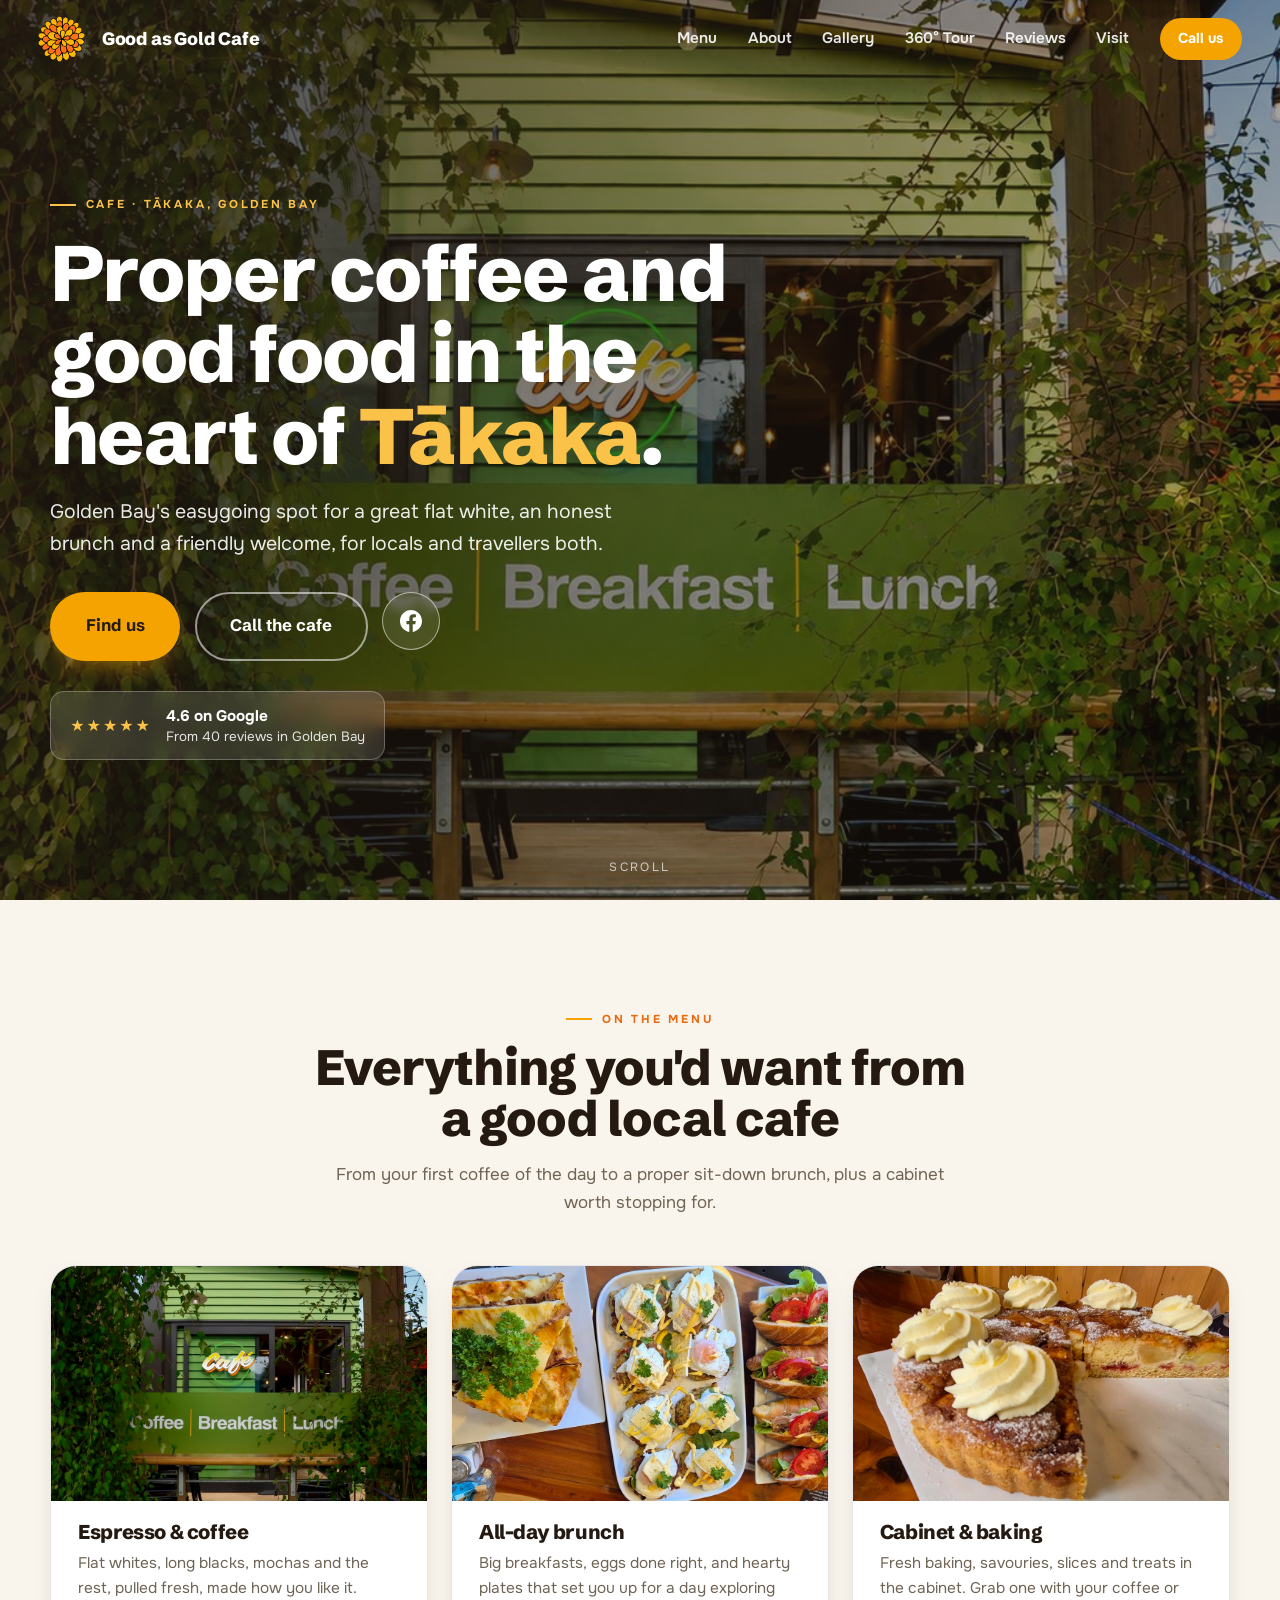
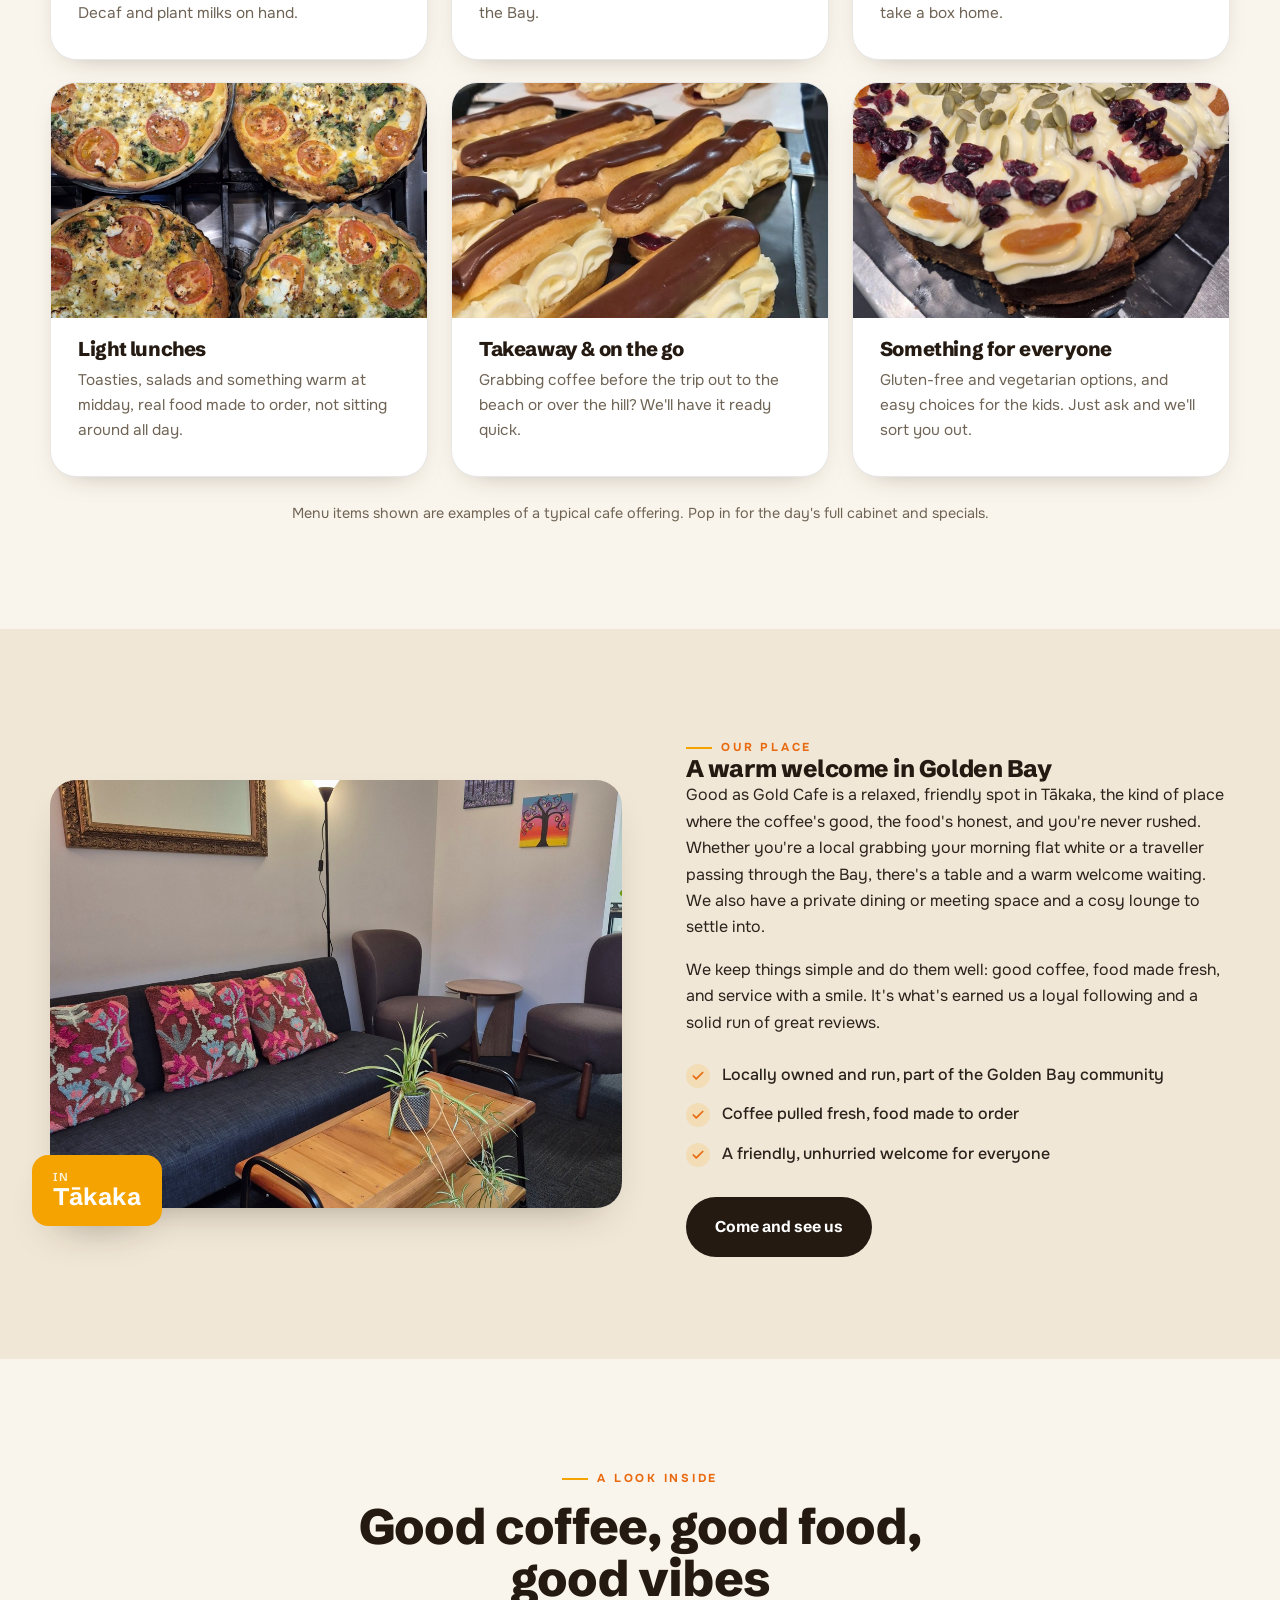
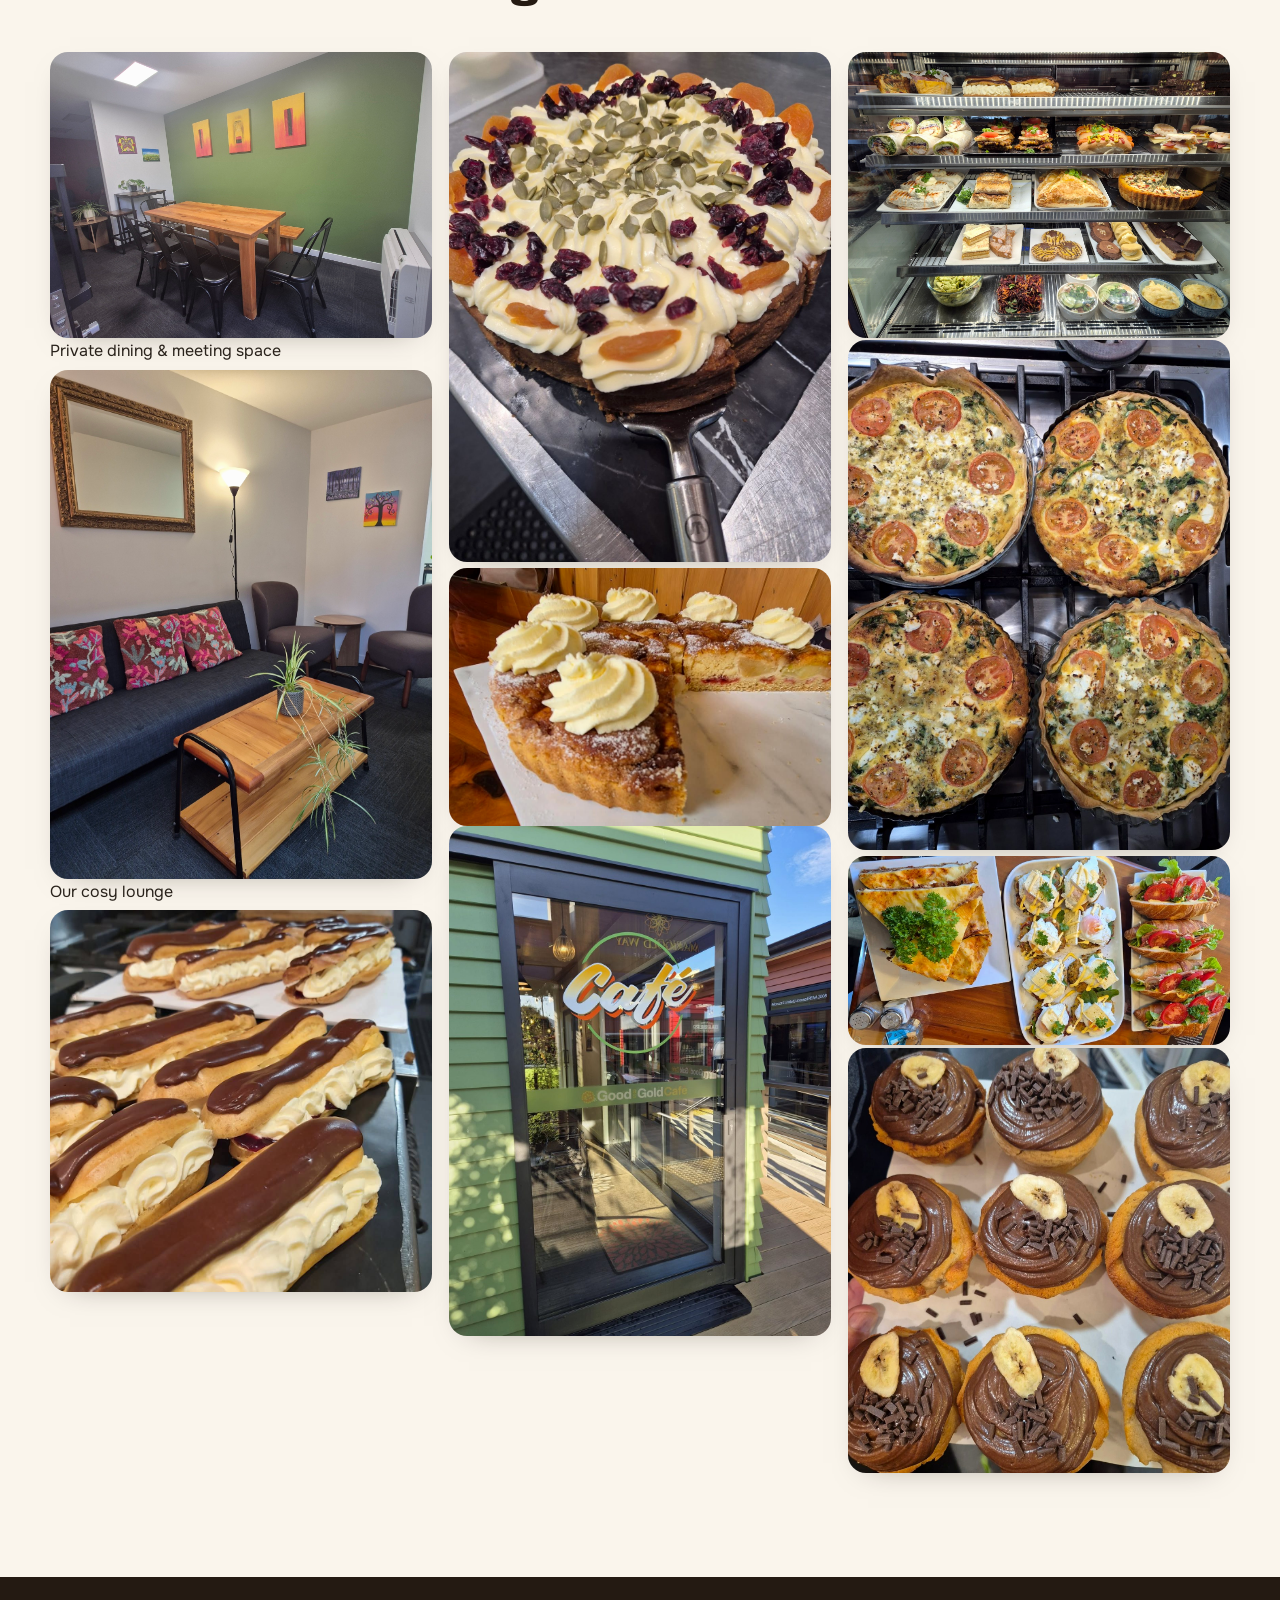
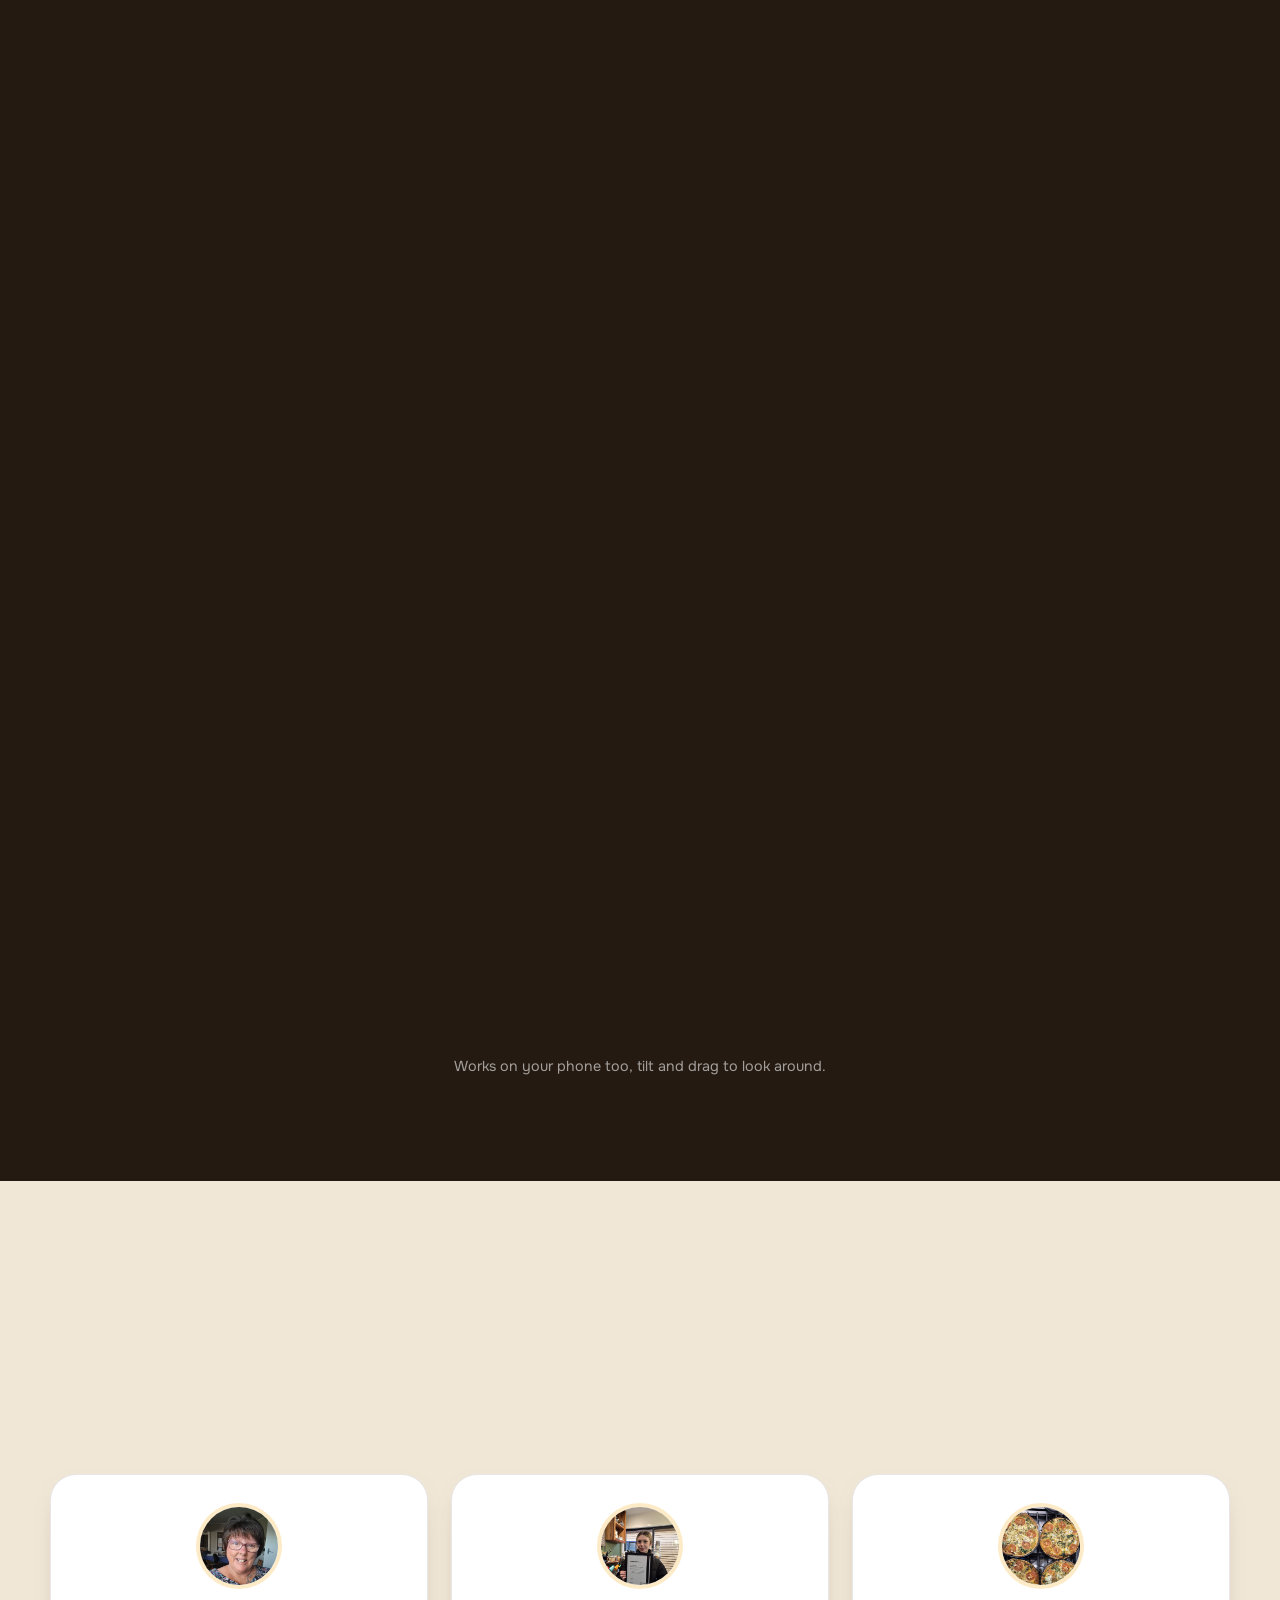
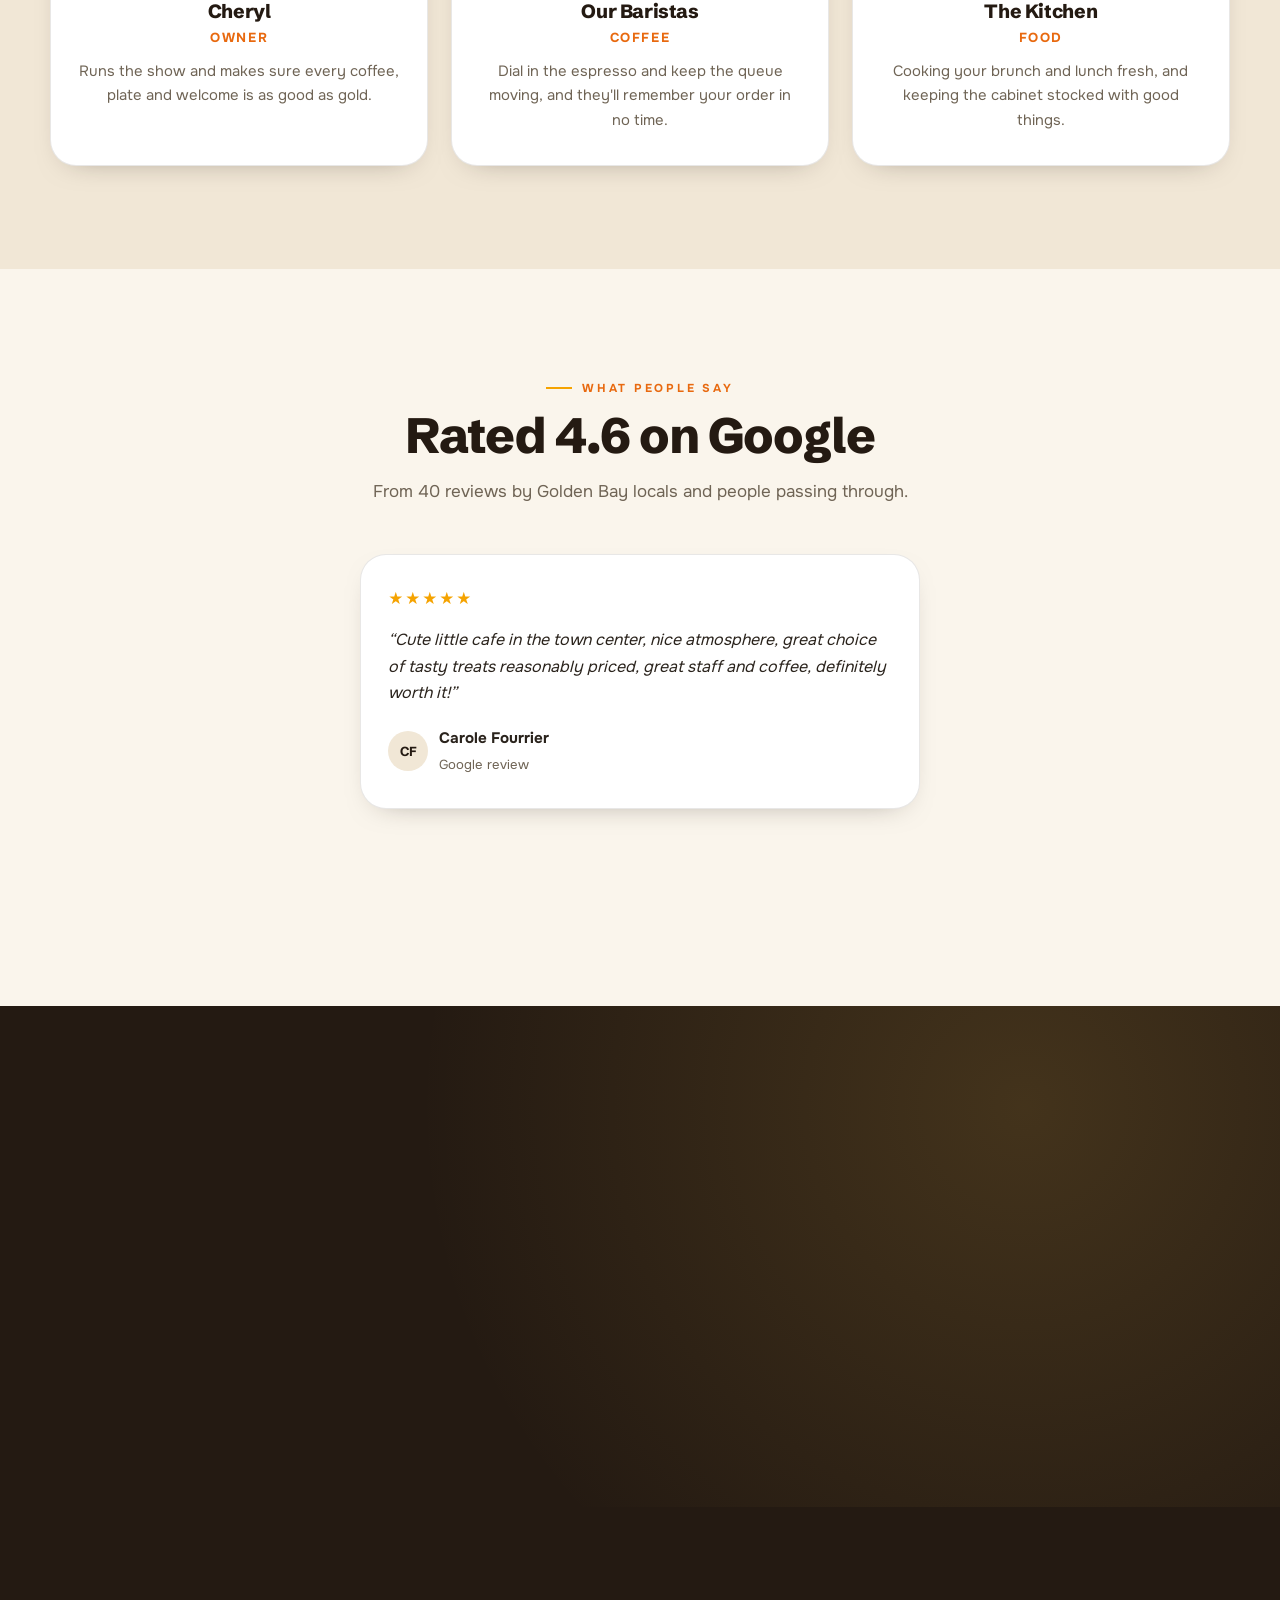
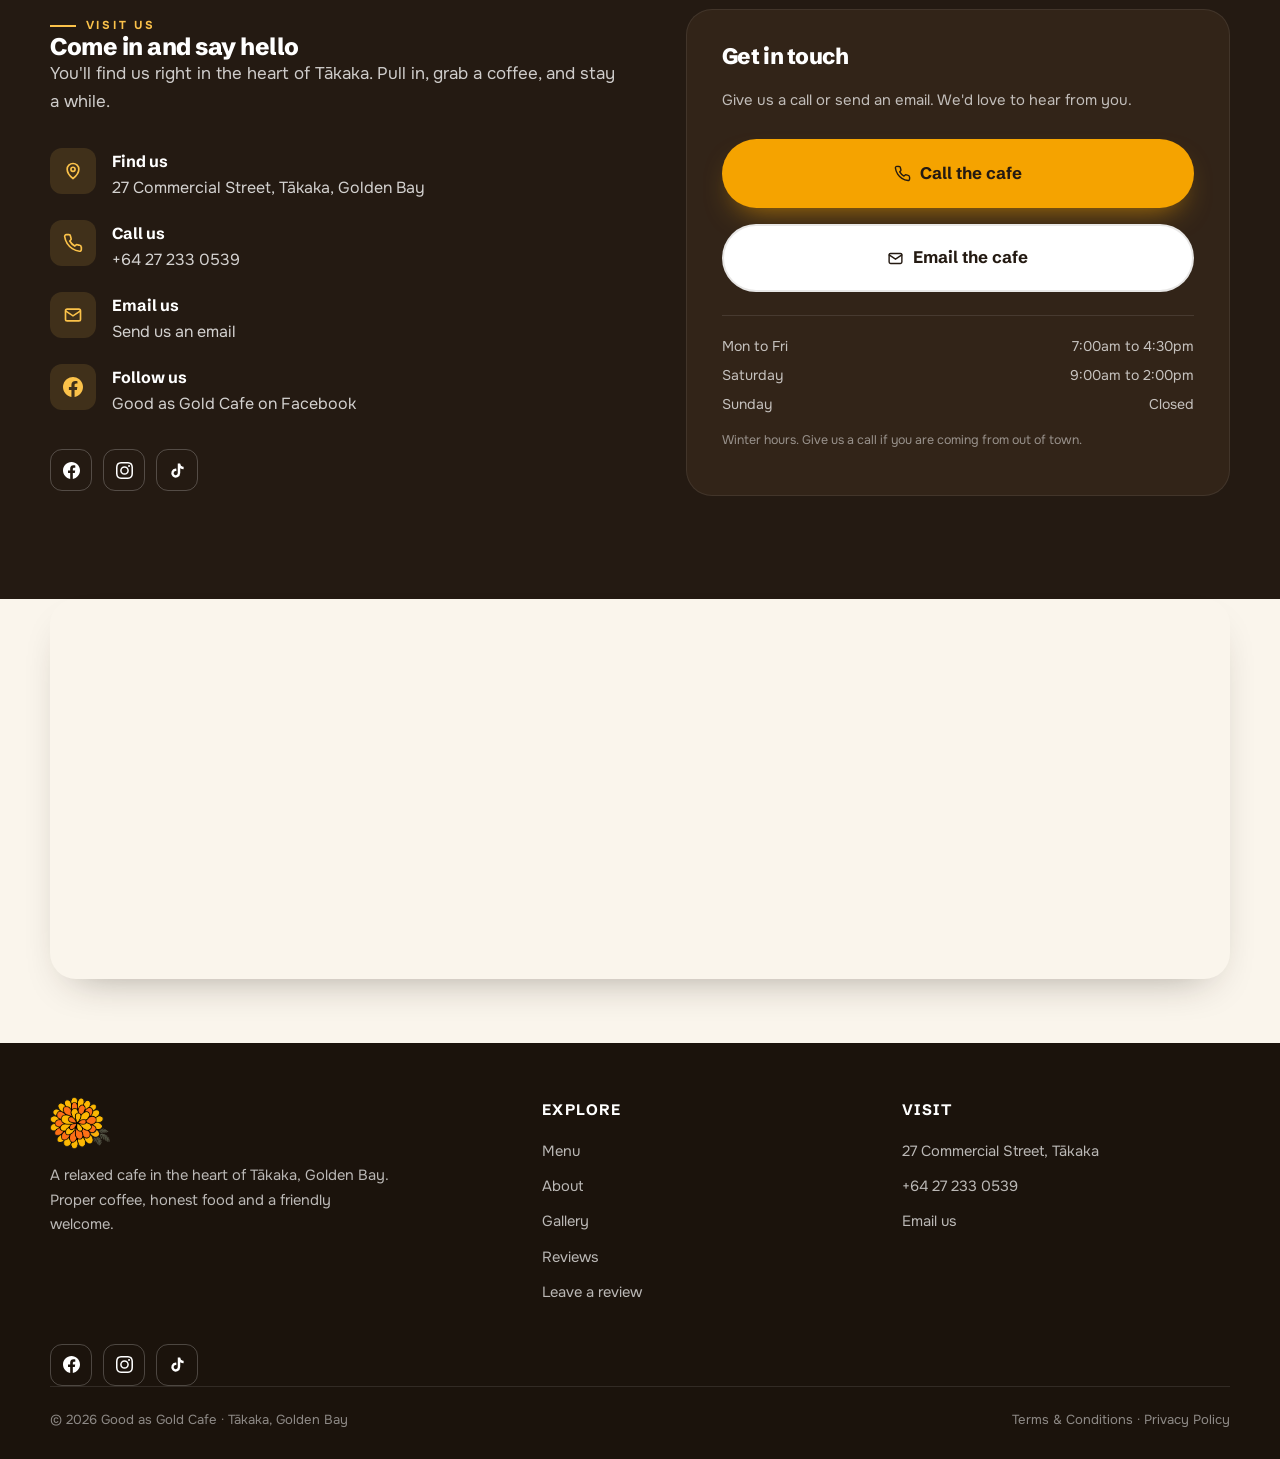
<file: index.html>
<!DOCTYPE html>
<html lang="en-NZ">
<head>
<meta charset="UTF-8" />
<meta name="viewport" content="width=device-width, initial-scale=1.0" />
<title>Good as Gold Cafe | Cafe, Tākaka</title>
<meta name="description" content="Good as Gold Cafe, proper coffee, honest brunch and a friendly welcome in the heart of Tākaka, Golden Bay. Loved by locals and travellers alike." />
<link rel="preconnect" href="https://fonts.googleapis.com" />
<link rel="preconnect" href="https://fonts.gstatic.com" crossorigin />
<link href="https://fonts.googleapis.com/css2?family=Schibsted+Grotesk:wght@500;700;800&family=Onest:wght@400;500;600;700&display=swap" rel="stylesheet" />
<link rel="stylesheet" href="styles.css?v=20260915-about" />
<link rel="icon" type="image/png" href="images/favicon.png" />
<meta property="og:title" content="Good as Gold Cafe | Cafe, Tākaka" />
<meta property="og:description" content="Proper coffee, honest brunch and a friendly welcome in the heart of Tākaka, Golden Bay." />
<meta property="og:type" content="website" />
<meta property="og:image" content="https://www.goodasgoldcafe.co.nz/images/hero-main.jpg" />
</head>
<body>

<!-- Opening animation -->
<div class="intro">
  <div class="intro-inner">
    <img class="intro-logo" src="images/logo.png" alt="Good as Gold Cafe">
    <h2>Good as Gold Cafe</h2>
    <div class="load-bar"><span></span></div>
  </div>
</div>

<!-- NAV -->
<nav class="nav">
  <a href="index.html" class="brand"><img class="brand__img" src="images/logo.png" alt="Good as Gold Cafe"><span class="brand__name">Good as Gold Cafe</span></a>
  <div class="nav-links">
    <a href="#menu" class="link">Menu</a>
    <a href="#about" class="link">About</a>
    <a href="#gallery" class="link">Gallery</a>
    <a href="#tour" class="link">360&deg; Tour</a>
    <a href="#reviews" class="link">Reviews</a>
    <a href="#visit" class="link">Visit</a>
    <a href="tel:+6427233 0539" class="nav-cta">Call us</a>
  </div>
  <button class="nav-toggle" aria-label="Menu"><span></span><span></span><span></span></button>
</nav>

<!-- HERO -->
<header class="hero" id="top">
  <div class="hero-slides" aria-hidden="true">
    <div class="hero-slide active" style="background-image:url('images/hero-main.jpg')"></div>
    <div class="hero-slide" style="background-image:url('images/cafe-seating.jpg')"></div>
    <div class="hero-slide" style="background-image:url('images/cabinet-fresh.jpg')"></div>
  </div>
  <div class="hero-overlay"></div>
  <div class="wrap hero-content">
    <span class="eyebrow">Cafe · Tākaka, Golden Bay</span>
    <h1>Proper coffee and good food in the heart of <span class="hl">Tākaka</span>.</h1>
    <p class="sub">Golden Bay's easygoing spot for a great flat white, an honest brunch and a friendly welcome, for locals and travellers both.</p>
    <div class="hero-ctas">
      <a href="#visit" class="btn btn-primary btn-lg">Find us</a>
      <a href="tel:+6427233 0539" class="btn btn-ghost btn-lg">Call the cafe</a>
      <a href="https://www.facebook.com/GoodAsGoldCafe/" target="_blank" rel="noopener" class="hero-fb" aria-label="Follow Good as Gold Cafe on Facebook">
        <svg viewBox="0 0 24 24" fill="currentColor" aria-hidden="true"><path d="M24 12.07C24 5.44 18.63.07 12 .07S0 5.44 0 12.07c0 5.99 4.39 10.95 10.13 11.85v-8.38H7.08v-3.47h3.05V9.43c0-3.01 1.79-4.67 4.53-4.67 1.31 0 2.69.24 2.69.24v2.95h-1.51c-1.49 0-1.96.93-1.96 1.87v2.25h3.33l-.53 3.47h-2.8v8.38C19.61 23.02 24 18.06 24 12.07z"/></svg>
        <span class="hero-fb-txt">Follow us on Facebook</span>
      </a>
    </div>
    <div class="hero-rating">
      <span class="hr-stars" aria-hidden="true">&#9733;&#9733;&#9733;&#9733;&#9733;</span>
      <span class="hr-txt"><strong>4.6 on Google</strong>From 40 reviews in Golden Bay</span>
    </div>
    </div>
  </div>
  <div class="scroll-hint">Scroll</div>
</header>

<!-- MENU / SERVICES -->
<section class="section section-cream" id="menu">
  <div class="wrap">
    <div class="head center reveal">
      <span class="eyebrow" style="justify-content:center;">On the menu</span>
      <h2>Everything you'd want from a good local cafe</h2>
      <p class="lead" style="margin-inline:auto;">From your first coffee of the day to a proper sit-down brunch, plus a cabinet worth stopping for.</p>
    </div>
    <div class="cards">
      <div class="card reveal">
        <div class="card-media"><img src="images/hero.jpg" alt="The Good as Gold storefront on Commercial Street" loading="lazy" /></div>
        <h3>Espresso &amp; coffee</h3>
        <p>Flat whites, long blacks, mochas and the rest, pulled fresh, made how you like it. Decaf and plant milks on hand.</p>
      </div>
      <div class="card reveal">
        <div class="card-media"><img src="images/food-spread.jpg" alt="Eggs benedict plated up for brunch" loading="lazy" /></div>
        <h3>All-day brunch</h3>
        <p>Big breakfasts, eggs done right, and hearty plates that set you up for a day exploring the Bay.</p>
      </div>
      <div class="card reveal">
        <div class="card-media"><img src="images/cake.jpg" alt="Cream-filled slices fresh in the cabinet" loading="lazy" /></div>
        <h3>Cabinet &amp; baking</h3>
        <p>Fresh baking, savouries, slices and treats in the cabinet. Grab one with your coffee or take a box home.</p>
      </div>
      <div class="card reveal">
        <div class="card-media"><img src="images/dinner-food.jpg" alt="House-made quiches straight out of the oven" loading="lazy" /></div>
        <h3>Light lunches</h3>
        <p>Toasties, salads and something warm at midday, real food made to order, not sitting around all day.</p>
      </div>
      <div class="card reveal">
        <div class="card-media"><img src="images/eclairs.jpg" alt="Chocolate eclairs ready to take away" loading="lazy" /></div>
        <h3>Takeaway &amp; on the go</h3>
        <p>Grabbing coffee before the trip out to the beach or over the hill? We'll have it ready quick.</p>
      </div>
      <div class="card reveal">
        <div class="card-media"><img src="images/carrot-cake.jpg" alt="Carrot cake with cream cheese icing and pepitas" loading="lazy" /></div>
        <h3>Something for everyone</h3>
        <p>Gluten-free and vegetarian options, and easy choices for the kids. Just ask and we'll sort you out.</p>
      </div>
    </div>
    <p style="text-align:center;margin-top:1.6rem;color:var(--muted);font-size:.9rem;">Menu items shown are examples of a typical cafe offering. Pop in for the day's full cabinet and specials.</p>
  </div>
</section>

<!-- ABOUT -->
<section class="section section-bone about" id="about">
  <div class="wrap split">
    <div class="about-media reveal">
      <img src="images/cafe-lounge.jpg" alt="Comfortable lounge seating inside Good as Gold Cafe" width="1125" height="1500" loading="lazy" />
      <div class="corner-tag"><span>In</span><b>Tākaka</b></div>
    </div>
    <div class="reveal">
      <span class="eyebrow">Our place</span>
      <h2>A warm welcome in Golden Bay</h2>
      <p>Good as Gold Cafe is a relaxed, friendly spot in Tākaka, the kind of place where the coffee's good, the food's honest, and you're never rushed. Whether you're a local grabbing your morning flat white or a traveller passing through the Bay, there's a table and a warm welcome waiting. We also have a private dining or meeting space and a cosy lounge to settle into.</p>
      <p>We keep things simple and do them well: good coffee, food made fresh, and service with a smile. It's what's earned us a loyal following and a solid run of great reviews.</p>
      <ul class="checklist">
        <li><span class="tick"><svg viewBox="0 0 24 24" fill="none" stroke="currentColor" stroke-width="3" stroke-linecap="round" stroke-linejoin="round"><path d="M20 6L9 17l-5-5"/></svg></span> Locally owned and run, part of the Golden Bay community</li>
        <li><span class="tick"><svg viewBox="0 0 24 24" fill="none" stroke="currentColor" stroke-width="3" stroke-linecap="round" stroke-linejoin="round"><path d="M20 6L9 17l-5-5"/></svg></span> Coffee pulled fresh, food made to order</li>
        <li><span class="tick"><svg viewBox="0 0 24 24" fill="none" stroke="currentColor" stroke-width="3" stroke-linecap="round" stroke-linejoin="round"><path d="M20 6L9 17l-5-5"/></svg></span> A friendly, unhurried welcome for everyone</li>
      </ul>
      <a href="#visit" class="btn btn-dark" style="margin-top:1.8rem;">Come and see us</a>
    </div>
  </div>
</section>

<!-- GALLERY -->
<section class="section section-cream" id="gallery">
  <div class="wrap">
    <div class="head center reveal">
      <span class="eyebrow" style="justify-content:center;">A look inside</span>
      <h2>Good coffee, good food, good vibes</h2>
    </div>
    <div class="gallery reveal">
<figure><img src="images/cafe-seating.jpg" alt="Private dining and meeting space at Good as Gold Cafe" loading="lazy" width="1500" height="1125" /><figcaption>Private dining &amp; meeting space</figcaption></figure>
<figure><img src="images/cafe-lounge.jpg" alt="The cosy lounge at Good as Gold Cafe" loading="lazy" width="1125" height="1500" /><figcaption>Our cosy lounge</figcaption></figure>
      <figure><img src="images/cabinet-fresh.jpg" alt="The cabinet stocked with sandwiches, quiches, salads and slices" loading="lazy" width="1500" height="1125" /></figure>
      <figure><img src="images/carrot-cake.jpg" alt="Carrot cake topped with cream cheese icing, pepitas and cranberries" loading="lazy" width="1122" height="1500" /></figure>
      <figure><img src="images/eclairs.jpg" alt="A tray of chocolate eclairs filled with cream" loading="lazy" width="960" height="960" /></figure>
      <figure><img src="images/dinner-food.jpg" alt="House-made tomato and feta quiches" loading="lazy" width="1122" height="1500" /></figure>
      <figure><img src="images/food-spread.jpg" alt="Eggs benedict plated up for brunch" loading="lazy" width="1294" height="639" /></figure>
      <figure><img src="images/banana-cakes.jpg" alt="Banana and chocolate cupcakes from the cabinet" loading="lazy" width="1347" height="1500" /></figure>
      <figure><img src="images/cake.jpg" alt="Cream-filled custard slices dusted with icing sugar" loading="lazy" width="960" height="649" /></figure>
      <figure><img src="images/outside.jpg" alt="The Good as Gold Cafe entrance in Takaka" loading="lazy" width="1122" height="1500" /></figure>
    </div>
  </div>
</section>

<!-- CREW -->
<section class="section tour" id="tour">
  <div class="wrap">
    <div class="head center reveal">
      <span class="eyebrow" style="justify-content:center;">360&deg; virtual tour</span>
      <h2>Step inside before you visit</h2>
      <p>Drag to look around, zoom in on the cabinet and click where you want to walk. This is the real cafe in Tākaka, mapped by Google.</p>
    </div>
    <div class="tour-frame reveal">
      <iframe src="https://www.google.com/maps/embed?pb=%214v1756000000000%216m8%211m7%211sCIABIhA61kY0MAzSfsBIIQfaDhLo%212m2%211d-40.8596294%212d172.8058584%213f317.54%214f-2.09%215f0.7999999999999999"
              title="360 degree virtual tour inside Good as Gold Cafe, Tākaka"
              loading="lazy" allowfullscreen referrerpolicy="no-referrer-when-downgrade"></iframe>
    </div>
    <div class="tour-actions reveal">
      <a class="btn btn-primary" href="https://maps.app.goo.gl/Y9oC1jrTuqTCnw5U7" target="_blank" rel="noopener">Open the tour in Google Maps</a>
      <a class="btn btn-outline" href="#visit">Find us in Tākaka</a>
    </div>
    <p class="tour-note">Works on your phone too, tilt and drag to look around.</p>
  </div>
</section>

<section class="section section-bone" id="crew">
  <div class="wrap">
    <div class="head center reveal">
      <span class="eyebrow" style="justify-content:center;">The team</span>
      <h2>The friendly faces behind the counter</h2>
    </div>
    <div class="crew">
      <div class="crew-card reveal">
        <div class="avatar photo"><img src="images/cheryl-portrait.jpg" style="object-position:center 30%" alt="Cheryl, owner"></div>
        <h4>Cheryl</h4>
        <div class="role">Owner</div>
        <p>Runs the show and makes sure every coffee, plate and welcome is as good as gold.</p>
      </div>
      <div class="crew-card reveal">
        <div class="avatar photo"><img src="images/team-2.jpg" alt="Good as Gold Cafe team member"></div>
        <h4>Our Baristas</h4>
        <div class="role">Coffee</div>
        <p>Dial in the espresso and keep the queue moving, and they'll remember your order in no time.</p>
      </div>
      <div class="crew-card reveal">
        <div class="avatar photo"><img src="images/dinner-food.jpg" alt="Fresh food from the Good as Gold kitchen"></div>
        <h4>The Kitchen</h4>
        <div class="role">Food</div>
        <p>Cooking your brunch and lunch fresh, and keeping the cabinet stocked with good things.</p>
      </div>
    </div>
  </div>
</section>

<!-- REVIEWS -->
<section class="section section-cream" id="reviews">
  <div class="wrap">
    <div class="head center reveal">
      <span class="eyebrow" style="justify-content:center;">What people say</span>
      <h2>Rated 4.6 on Google</h2>
      <p class="lead" style="margin-inline:auto;">From 40 reviews by Golden Bay locals and people passing through.</p>
    </div>
    <div class="reviews" style="grid-template-columns:minmax(0,560px);justify-content:center;">
      <div class="review-card reveal">
        <div class="stars">&#9733;&#9733;&#9733;&#9733;&#9733;</div>
        <p>&ldquo;Cute little cafe in the town center, nice atmosphere, great choice of tasty treats reasonably priced, great staff and coffee, definitely worth it!&rdquo;</p>
        <div class="reviewer"><span class="r-av">CF</span><div><b>Carole Fourrier</b><span>Google review</span></div></div>
      </div>
    </div>
    <div class="reviews-cta reveal">
      <a class="btn btn-dark" href="https://www.google.com/maps?cid=14447928543009035440" target="_blank" rel="noopener">See all our Google reviews <svg class="bico" viewBox="0 0 24 24" fill="none" stroke="currentColor" stroke-width="2.2" stroke-linecap="round" stroke-linejoin="round"><path d="M7 17L17 7"/><path d="M8 7h9v9"/></svg></a>
    </div>
  </div>
</section>

<!-- REVIEW FUNNEL BANNER -->
<section class="section funnel">
  <div class="wrap reveal">
    <span class="eyebrow" style="justify-content:center;color:var(--gold-soft);">Enjoyed your visit?</span>
    <h2>Happy with your coffee? Leave us a review</h2>
    <p>A quick Google review helps other Golden Bay locals and travellers find us. It takes about a minute.</p>
    <a href="https://www.google.com/maps?cid=14447928543009035440" target="_blank" rel="noopener" class="btn btn-primary btn-lg">Leave us a review <svg class="bico" viewBox="0 0 24 24" fill="none" stroke="currentColor" stroke-width="2.2" stroke-linecap="round" stroke-linejoin="round"><path d="M7 17L17 7"/><path d="M8 7h9v9"/></svg></a>
  </div>
</section>

<!-- CONTACT / VISIT -->
<section class="section contact" id="visit">
  <div class="wrap split">
    <div class="reveal">
      <span class="eyebrow">Visit us</span>
      <h2>Come in and say hello</h2>
      <p class="lead">You'll find us right in the heart of Tākaka. Pull in, grab a coffee, and stay a while.</p>
      <ul class="info-list">
        <li>
          <span class="ic"><svg width="20" height="20" viewBox="0 0 24 24" fill="none" stroke="currentColor" stroke-width="2"><path d="M12 21s-7-5.2-7-11a7 7 0 0 1 14 0c0 5.8-7 11-7 11z"/><circle cx="12" cy="10" r="2.5"/></svg></span>
          <div><b>Find us</b><a href="https://www.google.com/maps?cid=14447928543009035440" target="_blank" rel="noopener">27 Commercial Street, Tākaka, Golden Bay</a></div>
        </li>
        <li>
          <span class="ic"><svg width="20" height="20" viewBox="0 0 24 24" fill="none" stroke="currentColor" stroke-width="2"><path d="M22 16.9v3a2 2 0 0 1-2.2 2 19.8 19.8 0 0 1-8.6-3.1 19.5 19.5 0 0 1-6-6A19.8 19.8 0 0 1 2 4.2 2 2 0 0 1 4 2h3a2 2 0 0 1 2 1.7c.1.9.4 1.8.7 2.6a2 2 0 0 1-.5 2.1L8.1 9.6a16 16 0 0 0 6 6l1.2-1.1a2 2 0 0 1 2.1-.5c.8.3 1.7.6 2.6.7a2 2 0 0 1 1.7 2z"/></svg></span>
          <div><b>Call us</b><a href="tel:+6427233 0539">+64 27 233 0539</a></div>
        </li>
        <li>
          <span class="ic"><svg width="20" height="20" viewBox="0 0 24 24" fill="none" stroke="currentColor" stroke-width="2"><rect x="3" y="5" width="18" height="14" rx="2"/><path d="m3 7 9 6 9-6"/></svg></span>
          <div><b>Email us</b><a href="#" data-gmail data-user="cheryl" data-domain="goodness2go.co.nz" data-su="Enquiry%20%E2%80%94%20Good%20as%20Gold%20Cafe" data-body="Hi%20Cheryl%2C%0A%0AI%27d%20like%20to%20ask%20about%3A%0A%0A%0A%0AName%3A%20%0APhone%3A%20">Send us an email</a></div>
        </li>
        <li>
          <span class="ic"><svg width="20" height="20" viewBox="0 0 24 24" fill="currentColor"><path d="M24 12.07C24 5.44 18.63.07 12 .07S0 5.44 0 12.07c0 5.99 4.39 10.95 10.13 11.85v-8.38H7.08v-3.47h3.05V9.43c0-3.01 1.79-4.67 4.53-4.67 1.31 0 2.69.24 2.69.24v2.95h-1.51c-1.49 0-1.96.93-1.96 1.87v2.25h3.33l-.53 3.47h-2.8v8.38C19.61 23.02 24 18.06 24 12.07z"/></svg></span>
          <div><b>Follow us</b><a href="https://www.facebook.com/GoodAsGoldCafe/" target="_blank" rel="noopener">Good as Gold Cafe on Facebook</a></div>
        </li>
      </ul>
      <div class="socials">
        <a href="https://www.facebook.com/GoodAsGoldCafe/" target="_blank" rel="noopener" aria-label="Good as Gold Cafe on Facebook"><svg viewBox="0 0 24 24" fill="currentColor"><path d="M24 12.07C24 5.44 18.63.07 12 .07S0 5.44 0 12.07c0 5.99 4.39 10.95 10.13 11.85v-8.38H7.08v-3.47h3.05V9.43c0-3.01 1.79-4.67 4.53-4.67 1.31 0 2.69.24 2.69.24v2.95h-1.51c-1.49 0-1.96.93-1.96 1.87v2.25h3.33l-.53 3.47h-2.8v8.38C19.61 23.02 24 18.06 24 12.07z"/></svg></a>
        <a href="https://www.instagram.com/explore/search/keyword/?q=good%20as%20gold%20cafe%20takaka" target="_blank" rel="noopener" aria-label="Find Good as Gold Cafe on Instagram"><svg viewBox="0 0 24 24" fill="currentColor"><path d="M12 2.16c3.2 0 3.58.01 4.85.07 3.25.15 4.77 1.69 4.92 4.92.06 1.27.07 1.65.07 4.85s-.01 3.58-.07 4.85c-.15 3.23-1.66 4.77-4.92 4.92-1.27.06-1.64.07-4.85.07s-3.58-.01-4.85-.07c-3.26-.15-4.77-1.7-4.92-4.92C2.17 15.58 2.16 15.2 2.16 12s.01-3.58.07-4.85c.15-3.23 1.66-4.77 4.92-4.92C8.42 2.17 8.8 2.16 12 2.16zM12 0C8.74 0 8.33.01 7.05.07 2.7.27.27 2.69.07 7.05.01 8.33 0 8.74 0 12s.01 3.67.07 4.95c.2 4.36 2.62 6.78 6.98 6.98C8.33 23.99 8.74 24 12 24s3.67-.01 4.95-.07c4.35-.2 6.78-2.62 6.98-6.98.06-1.28.07-1.69.07-4.95s-.01-3.67-.07-4.95c-.2-4.35-2.62-6.78-6.98-6.98C15.67.01 15.26 0 12 0zm0 5.84a6.16 6.16 0 1 0 0 12.32 6.16 6.16 0 0 0 0-12.32zM12 16a4 4 0 1 1 0-8 4 4 0 0 1 0 8zm6.41-11.85a1.44 1.44 0 1 0 0 2.89 1.44 1.44 0 0 0 0-2.89z"/></svg></a>
        <a href="https://www.tiktok.com/search?q=good%20as%20gold%20cafe%20takaka" target="_blank" rel="noopener" aria-label="Find Good as Gold Cafe on TikTok"><svg viewBox="0 0 24 24" fill="currentColor"><path d="M19.59 6.69a4.83 4.83 0 0 1-3.77-4.25V2h-3.45v13.67a2.89 2.89 0 0 1-5.2 1.74 2.89 2.89 0 0 1 2.31-4.64 2.93 2.93 0 0 1 .88.13V9.4a6.84 6.84 0 0 0-1-.05A6.33 6.33 0 0 0 5 20.1a6.34 6.34 0 0 0 10.86-4.43v-7a8.16 8.16 0 0 0 4.77 1.52v-3.4a4.85 4.85 0 0 1-1-.1z"/></svg></a>
      </div>
    </div>
    <div class="contact-actions reveal">
      <h3>Get in touch</h3>
      <p>Give us a call or send an email. We'd love to hear from you.</p>
      <a href="tel:+6427233 0539" class="btn btn-primary btn-lg"><svg class="bico" viewBox="0 0 24 24" fill="none" stroke="currentColor" stroke-width="2" stroke-linecap="round" stroke-linejoin="round"><path d="M22 16.9v3a2 2 0 0 1-2.2 2 19.8 19.8 0 0 1-8.6-3.1 19.5 19.5 0 0 1-6-6A19.8 19.8 0 0 1 2 4.2 2 2 0 0 1 4 2h3a2 2 0 0 1 2 1.7c.1.9.4 1.8.7 2.6a2 2 0 0 1-.5 2.1L8.1 9.6a16 16 0 0 0 6 6l1.2-1.1a2 2 0 0 1 2.1-.5c.8.3 1.7.6 2.6.7a2 2 0 0 1 1.7 2z"/></svg> Call the cafe</a>
      <a href="#" class="btn btn-outline btn-lg" data-gmail data-user="cheryl" data-domain="goodness2go.co.nz" data-su="Enquiry%20%E2%80%94%20Good%20as%20Gold%20Cafe" data-body="Hi%20Cheryl%2C%0A%0AI%27d%20like%20to%20ask%20about%3A%0A%0A%0A%0AName%3A%20%0APhone%3A%20"><svg class="bico" viewBox="0 0 24 24" fill="none" stroke="currentColor" stroke-width="2" stroke-linecap="round" stroke-linejoin="round"><rect x="3" y="5" width="18" height="14" rx="2"/><path d="m3 7 9 6 9-6"/></svg> Email the cafe</a>
      <div class="hours-mini">
        <div><span>Mon to Fri</span><span>7:00am to 4:30pm</span></div>
        <div><span>Saturday</span><span>9:00am to 2:00pm</span></div>
        <div><span>Sunday</span><span>Closed</span></div>
        <p style="margin-top:.7rem;font-size:.78rem;color:rgba(255,255,255,.5);">Winter hours. Give us a call if you are coming from out of town.</p>
      </div>
    </div>
  </div>
</section>

<!-- MAP -->
<section class="map-sec">
  <div class="wrap">
    <div class="map-wrap reveal">
      <iframe src="https://www.google.com/maps?q=Good%20as%20Gold%20Cafe%2027%20Commercial%20Street%20T%C4%81kaka&amp;output=embed"
              title="Map showing Good as Gold Cafe at 27 Commercial Street, Takaka" loading="lazy"
              referrerpolicy="no-referrer-when-downgrade" allowfullscreen></iframe>
    </div>
  </div>
</section>

<!-- FOOTER -->
<footer class="footer">
  <div class="wrap">
    <div class="footer-top">
      <div>
        <a href="index.html" class="brand"><img class="brand__img" src="images/logo.png" alt="Good as Gold Cafe"></a>
        <p>A relaxed cafe in the heart of Tākaka, Golden Bay. Proper coffee, honest food and a friendly welcome.</p>
      </div>
      <div>
        <h5>Explore</h5>
        <ul>
          <li><a href="#menu">Menu</a></li>
          <li><a href="#about">About</a></li>
          <li><a href="#gallery">Gallery</a></li>
          <li><a href="#reviews">Reviews</a></li>
          <li><a href="https://www.google.com/maps?cid=14447928543009035440" target="_blank" rel="noopener">Leave a review</a></li>
        </ul>
      </div>
      <div>
        <h5>Visit</h5>
        <ul>
          <li><a href="https://www.google.com/maps?cid=14447928543009035440" target="_blank" rel="noopener">27 Commercial Street, Tākaka</a></li>
          <li><a href="tel:+6427233 0539">+64 27 233 0539</a></li>
          <li><a href="#" data-gmail data-user="cheryl" data-domain="goodness2go.co.nz" data-su="Enquiry%20%E2%80%94%20Good%20as%20Gold%20Cafe" data-body="Hi%20Cheryl%2C%0A%0AI%27d%20like%20to%20ask%20about%3A%0A%0A%0A%0AName%3A%20%0APhone%3A%20">Email us</a></li>
        </ul>
      </div>
    </div>
      <div class="socials footer-socials">
        <a href="https://www.facebook.com/GoodAsGoldCafe/" target="_blank" rel="noopener" aria-label="Good as Gold Cafe on Facebook"><svg viewBox="0 0 24 24" fill="currentColor"><path d="M24 12.07C24 5.44 18.63.07 12 .07S0 5.44 0 12.07c0 5.99 4.39 10.95 10.13 11.85v-8.38H7.08v-3.47h3.05V9.43c0-3.01 1.79-4.67 4.53-4.67 1.31 0 2.69.24 2.69.24v2.95h-1.51c-1.49 0-1.96.93-1.96 1.87v2.25h3.33l-.53 3.47h-2.8v8.38C19.61 23.02 24 18.06 24 12.07z"/></svg></a>
        <a href="https://www.instagram.com/explore/search/keyword/?q=good%20as%20gold%20cafe%20takaka" target="_blank" rel="noopener" aria-label="Find Good as Gold Cafe on Instagram"><svg viewBox="0 0 24 24" fill="currentColor"><path d="M12 2.16c3.2 0 3.58.01 4.85.07 3.25.15 4.77 1.69 4.92 4.92.06 1.27.07 1.65.07 4.85s-.01 3.58-.07 4.85c-.15 3.23-1.66 4.77-4.92 4.92-1.27.06-1.64.07-4.85.07s-3.58-.01-4.85-.07c-3.26-.15-4.77-1.7-4.92-4.92C2.17 15.58 2.16 15.2 2.16 12s.01-3.58.07-4.85c.15-3.23 1.66-4.77 4.92-4.92C8.42 2.17 8.8 2.16 12 2.16zM12 0C8.74 0 8.33.01 7.05.07 2.7.27.27 2.69.07 7.05.01 8.33 0 8.74 0 12s.01 3.67.07 4.95c.2 4.36 2.62 6.78 6.98 6.98C8.33 23.99 8.74 24 12 24s3.67-.01 4.95-.07c4.35-.2 6.78-2.62 6.98-6.98.06-1.28.07-1.69.07-4.95s-.01-3.67-.07-4.95c-.2-4.35-2.62-6.78-6.98-6.98C15.67.01 15.26 0 12 0zm0 5.84a6.16 6.16 0 1 0 0 12.32 6.16 6.16 0 0 0 0-12.32zM12 16a4 4 0 1 1 0-8 4 4 0 0 1 0 8zm6.41-11.85a1.44 1.44 0 1 0 0 2.89 1.44 1.44 0 0 0 0-2.89z"/></svg></a>
        <a href="https://www.tiktok.com/search?q=good%20as%20gold%20cafe%20takaka" target="_blank" rel="noopener" aria-label="Find Good as Gold Cafe on TikTok"><svg viewBox="0 0 24 24" fill="currentColor"><path d="M19.59 6.69a4.83 4.83 0 0 1-3.77-4.25V2h-3.45v13.67a2.89 2.89 0 0 1-5.2 1.74 2.89 2.89 0 0 1 2.31-4.64 2.93 2.93 0 0 1 .88.13V9.4a6.84 6.84 0 0 0-1-.05A6.33 6.33 0 0 0 5 20.1a6.34 6.34 0 0 0 10.86-4.43v-7a8.16 8.16 0 0 0 4.77 1.52v-3.4a4.85 4.85 0 0 1-1-.1z"/></svg></a>
      </div>
    <div class="footer-bottom">
      <span>© <span data-year>2026</span> Good as Gold Cafe · Tākaka, Golden Bay</span>
      <span><a href="terms.html">Terms &amp; Conditions</a> · <a href="privacy.html">Privacy Policy</a></span>
    </div>
  </div>
</footer>

<script src="main.js"></script>
</body>
</html>
</file>
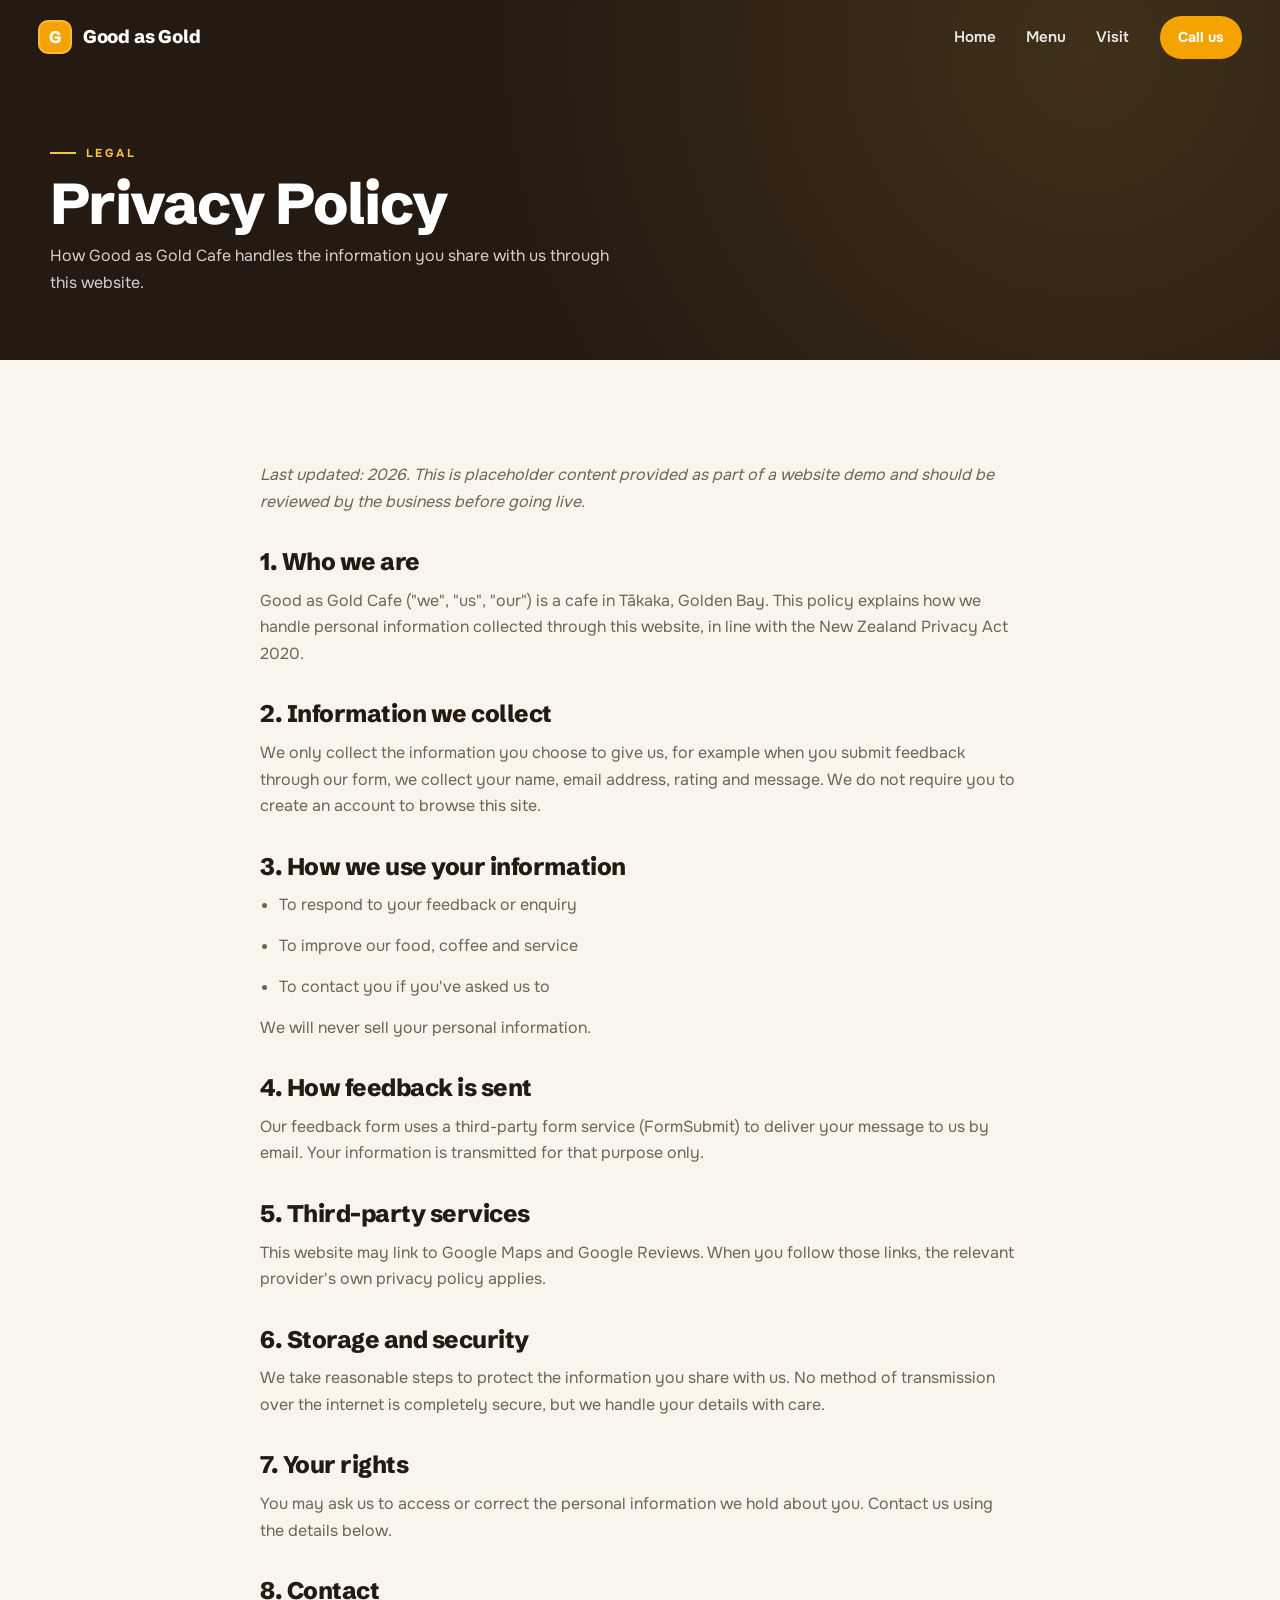
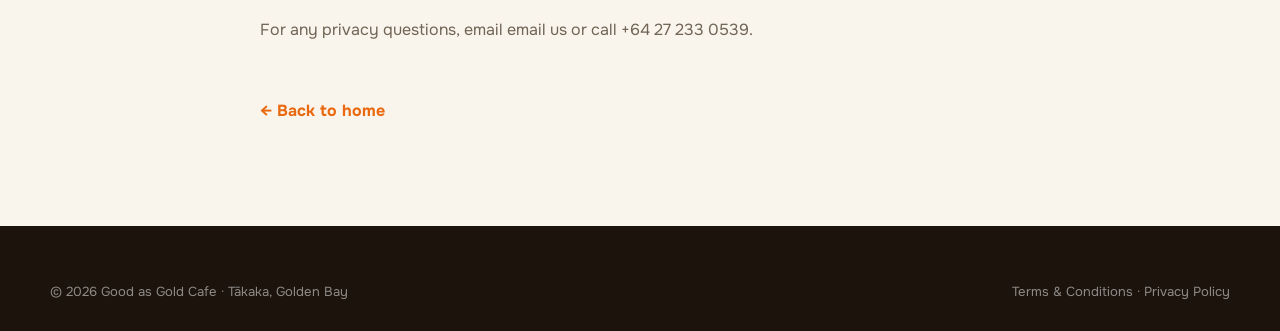
<file: privacy.html>
<!DOCTYPE html>
<html lang="en-NZ">
<head>
<meta charset="UTF-8" />
<meta name="viewport" content="width=device-width, initial-scale=1.0" />
<title>Privacy Policy | Good as Gold Cafe</title>
<meta name="description" content="Privacy policy for Good as Gold Cafe, Tākaka." />
<link rel="preconnect" href="https://fonts.googleapis.com" />
<link rel="preconnect" href="https://fonts.gstatic.com" crossorigin />
<link href="https://fonts.googleapis.com/css2?family=Schibsted+Grotesk:wght@500;700;800&family=Onest:wght@400;500;600;700&display=swap" rel="stylesheet" />
<link rel="stylesheet" href="styles.css" />
<link rel="icon" href="data:image/svg+xml,%3Csvg xmlns='http://www.w3.org/2000/svg' viewBox='0 0 100 100'%3E%3Crect width='100' height='100' rx='22' fill='%23c0871f'/%3E%3Ctext x='50' y='70' font-family='Georgia,serif' font-size='58' font-weight='bold' text-anchor='middle' fill='white'%3EG%3C/text%3E%3C/svg%3E" />
</head>
<body>

<nav class="nav scrolled">
  <a href="index.html" class="brand"><span class="mark">G</span> Good as Gold</a>
  <div class="nav-links">
    <a href="index.html" class="link">Home</a>
    <a href="index.html#menu" class="link">Menu</a>
    <a href="index.html#visit" class="link">Visit</a>
    <a href="tel:+6427233 0539" class="nav-cta">Call us</a>
  </div>
  <button class="nav-toggle" aria-label="Menu"><span></span><span></span><span></span></button>
</nav>

<header class="subhead">
  <div class="wrap">
    <span class="eyebrow">Legal</span>
    <h1>Privacy Policy</h1>
    <p>How Good as Gold Cafe handles the information you share with us through this website.</p>
  </div>
</header>

<section class="section section-cream">
  <div class="wrap prose">
    <p><em>Last updated: 2026. This is placeholder content provided as part of a website demo and should be reviewed by the business before going live.</em></p>

    <h2>1. Who we are</h2>
    <p>Good as Gold Cafe ("we", "us", "our") is a cafe in Tākaka, Golden Bay. This policy explains how we handle personal information collected through this website, in line with the New Zealand Privacy Act 2020.</p>

    <h2>2. Information we collect</h2>
    <p>We only collect the information you choose to give us, for example when you submit feedback through our form, we collect your name, email address, rating and message. We do not require you to create an account to browse this site.</p>

    <h2>3. How we use your information</h2>
    <ul>
      <li>To respond to your feedback or enquiry</li>
      <li>To improve our food, coffee and service</li>
      <li>To contact you if you've asked us to</li>
    </ul>
    <p>We will never sell your personal information.</p>

    <h2>4. How feedback is sent</h2>
    <p>Our feedback form uses a third-party form service (FormSubmit) to deliver your message to us by email. Your information is transmitted for that purpose only.</p>

    <h2>5. Third-party services</h2>
    <p>This website may link to Google Maps and Google Reviews. When you follow those links, the relevant provider's own privacy policy applies.</p>

    <h2>6. Storage and security</h2>
    <p>We take reasonable steps to protect the information you share with us. No method of transmission over the internet is completely secure, but we handle your details with care.</p>

    <h2>7. Your rights</h2>
    <p>You may ask us to access or correct the personal information we hold about you. Contact us using the details below.</p>

    <h2>8. Contact</h2>
    <p>For any privacy questions, email <a href="#" data-gmail data-user="cheryl" data-domain="goodness2go.co.nz" data-su="Enquiry%20%E2%80%94%20Good%20as%20Gold%20Cafe" data-body="Hi%20Cheryl%2C%0A%0A">email us</a> or call <a href="tel:+6427233 0539">+64 27 233 0539</a>.</p>

    <a href="index.html" class="back-link">← Back to home</a>
  </div>
</section>

<footer class="footer">
  <div class="wrap">
    <div class="footer-bottom" style="border-top:0;padding-top:0;">
      <span>© <span data-year>2026</span> Good as Gold Cafe · Tākaka, Golden Bay</span>
      <span><a href="terms.html">Terms &amp; Conditions</a> · <a href="privacy.html">Privacy Policy</a></span>
    </div>
  </div>
</footer>

<script src="main.js"></script>
</body>
</html>
</file>
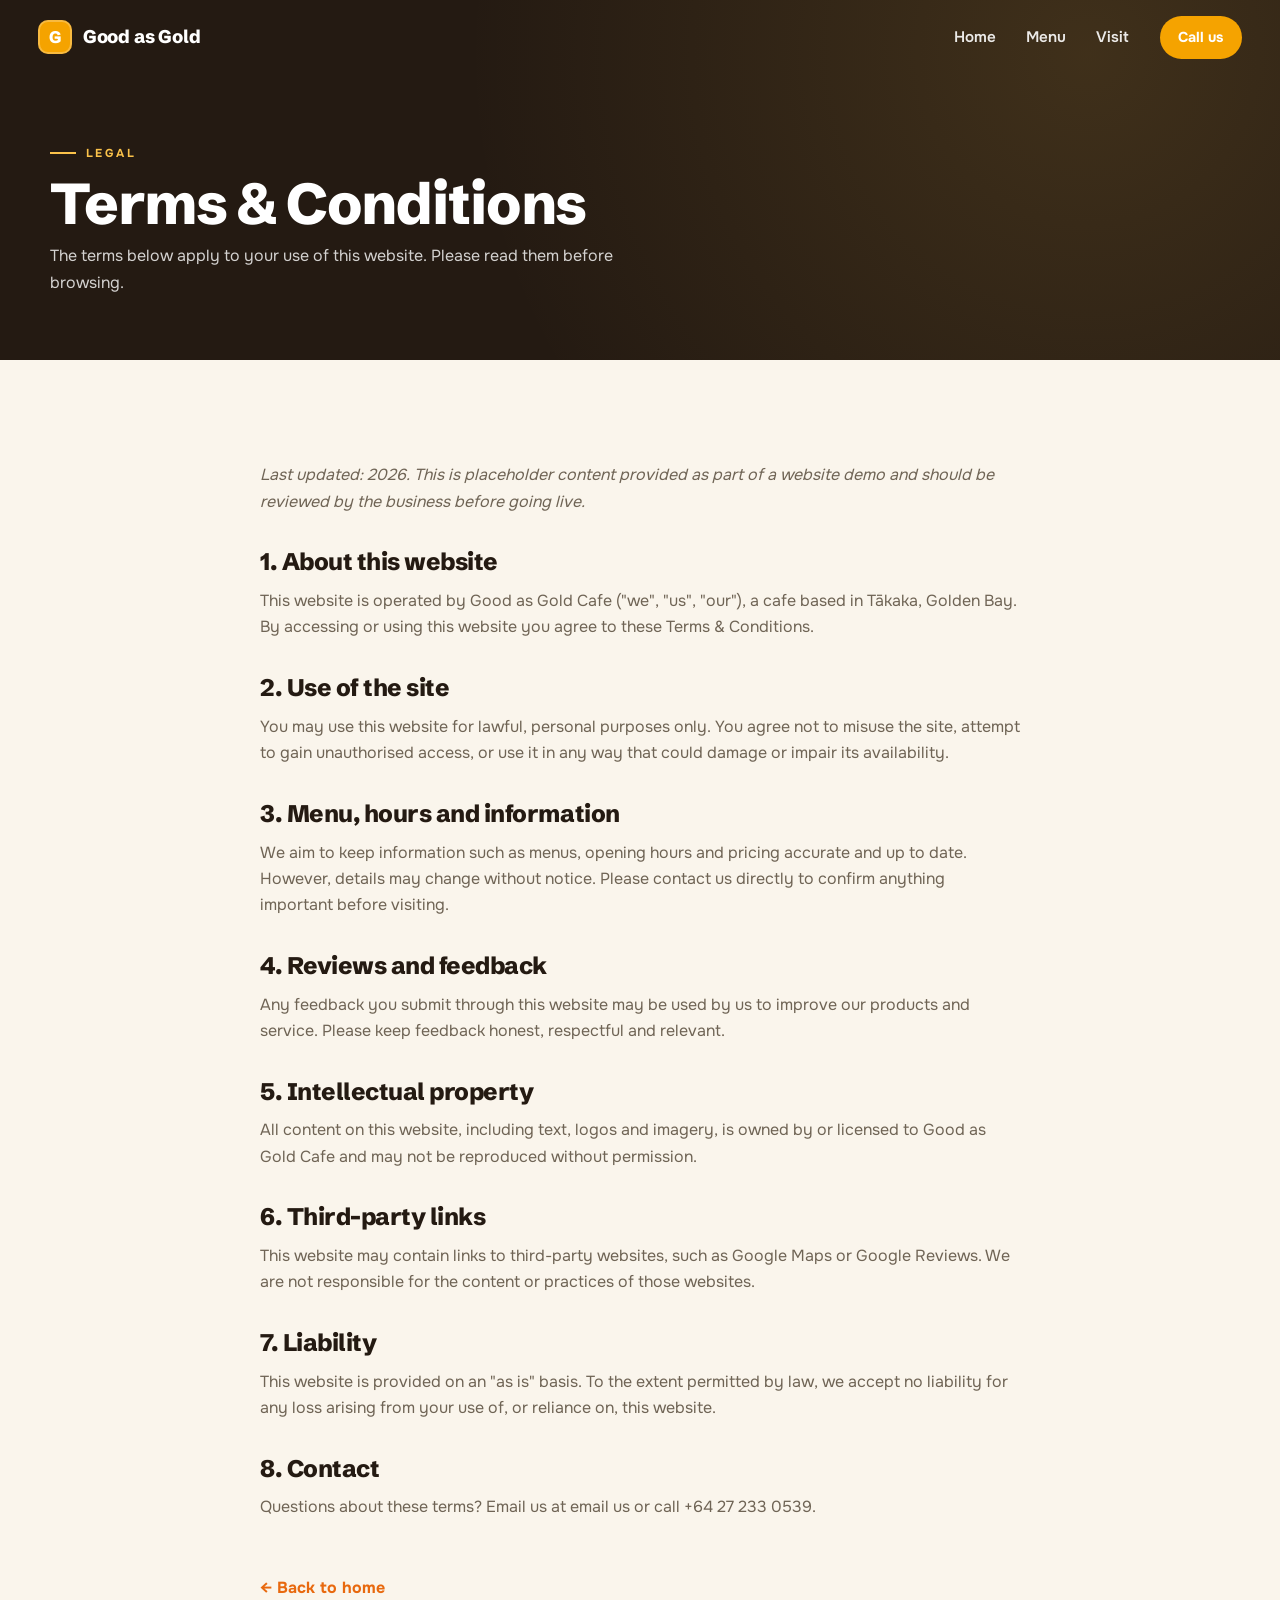
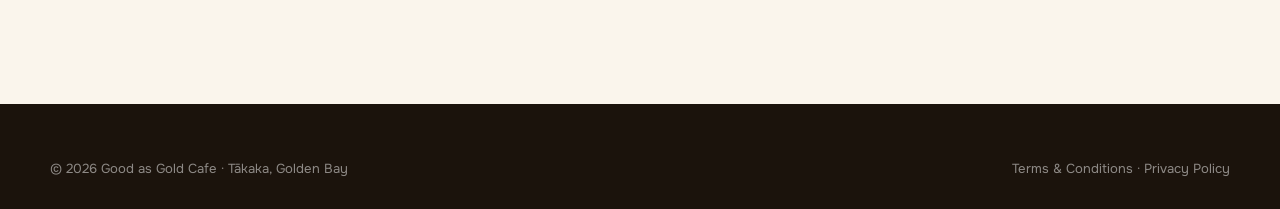
<file: terms.html>
<!DOCTYPE html>
<html lang="en-NZ">
<head>
<meta charset="UTF-8" />
<meta name="viewport" content="width=device-width, initial-scale=1.0" />
<title>Terms &amp; Conditions | Good as Gold Cafe</title>
<meta name="description" content="Terms and conditions for Good as Gold Cafe, Tākaka." />
<link rel="preconnect" href="https://fonts.googleapis.com" />
<link rel="preconnect" href="https://fonts.gstatic.com" crossorigin />
<link href="https://fonts.googleapis.com/css2?family=Schibsted+Grotesk:wght@500;700;800&family=Onest:wght@400;500;600;700&display=swap" rel="stylesheet" />
<link rel="stylesheet" href="styles.css" />
<link rel="icon" href="data:image/svg+xml,%3Csvg xmlns='http://www.w3.org/2000/svg' viewBox='0 0 100 100'%3E%3Crect width='100' height='100' rx='22' fill='%23c0871f'/%3E%3Ctext x='50' y='70' font-family='Georgia,serif' font-size='58' font-weight='bold' text-anchor='middle' fill='white'%3EG%3C/text%3E%3C/svg%3E" />
</head>
<body>

<nav class="nav scrolled">
  <a href="index.html" class="brand"><span class="mark">G</span> Good as Gold</a>
  <div class="nav-links">
    <a href="index.html" class="link">Home</a>
    <a href="index.html#menu" class="link">Menu</a>
    <a href="index.html#visit" class="link">Visit</a>
    <a href="tel:+6427233 0539" class="nav-cta">Call us</a>
  </div>
  <button class="nav-toggle" aria-label="Menu"><span></span><span></span><span></span></button>
</nav>

<header class="subhead">
  <div class="wrap">
    <span class="eyebrow">Legal</span>
    <h1>Terms &amp; Conditions</h1>
    <p>The terms below apply to your use of this website. Please read them before browsing.</p>
  </div>
</header>

<section class="section section-cream">
  <div class="wrap prose">
    <p><em>Last updated: 2026. This is placeholder content provided as part of a website demo and should be reviewed by the business before going live.</em></p>

    <h2>1. About this website</h2>
    <p>This website is operated by Good as Gold Cafe ("we", "us", "our"), a cafe based in Tākaka, Golden Bay. By accessing or using this website you agree to these Terms &amp; Conditions.</p>

    <h2>2. Use of the site</h2>
    <p>You may use this website for lawful, personal purposes only. You agree not to misuse the site, attempt to gain unauthorised access, or use it in any way that could damage or impair its availability.</p>

    <h2>3. Menu, hours and information</h2>
    <p>We aim to keep information such as menus, opening hours and pricing accurate and up to date. However, details may change without notice. Please contact us directly to confirm anything important before visiting.</p>

    <h2>4. Reviews and feedback</h2>
    <p>Any feedback you submit through this website may be used by us to improve our products and service. Please keep feedback honest, respectful and relevant.</p>

    <h2>5. Intellectual property</h2>
    <p>All content on this website, including text, logos and imagery, is owned by or licensed to Good as Gold Cafe and may not be reproduced without permission.</p>

    <h2>6. Third-party links</h2>
    <p>This website may contain links to third-party websites, such as Google Maps or Google Reviews. We are not responsible for the content or practices of those websites.</p>

    <h2>7. Liability</h2>
    <p>This website is provided on an "as is" basis. To the extent permitted by law, we accept no liability for any loss arising from your use of, or reliance on, this website.</p>

    <h2>8. Contact</h2>
    <p>Questions about these terms? Email us at <a href="#" data-gmail data-user="cheryl" data-domain="goodness2go.co.nz" data-su="Enquiry%20%E2%80%94%20Good%20as%20Gold%20Cafe" data-body="Hi%20Cheryl%2C%0A%0A">email us</a> or call <a href="tel:+6427233 0539">+64 27 233 0539</a>.</p>

    <a href="index.html" class="back-link">← Back to home</a>
  </div>
</section>

<footer class="footer">
  <div class="wrap">
    <div class="footer-bottom" style="border-top:0;padding-top:0;">
      <span>© <span data-year>2026</span> Good as Gold Cafe · Tākaka, Golden Bay</span>
      <span><a href="terms.html">Terms &amp; Conditions</a> · <a href="privacy.html">Privacy Policy</a></span>
    </div>
  </div>
</footer>

<script src="main.js"></script>
</body>
</html>
</file>
<file: styles.css>
/* Good as Gold Cafe — Fresh archetype
   Fonts: Schibsted Grotesk (display) + Onest (body)
   Accent: warm Golden Bay gold on cream, warm espresso anchor */

:root {
  --gold: #f5a300;
  --gold-deep: #e8690f;
  --gold-soft: #fbc24a;
  --espresso: #241a12;
  --espresso-2: #322418;
  --ink: #2a231c;
  --cream: #faf5ec;
  --bone: #f1e7d6;
  --card: #ffffff;
  --muted: #6f6455;
  --line: rgba(36, 26, 18, 0.10);
  --radius: 18px;
  --radius-lg: 26px;
  --shadow: 0 18px 44px -24px rgba(36, 26, 18, 0.45);
  --shadow-soft: 0 10px 30px -20px rgba(36, 26, 18, 0.5);
  --maxw: 1180px;
  --img-filter: saturate(1.02) contrast(1.03) brightness(0.99);
}

* { margin: 0; padding: 0; box-sizing: border-box; }

html { scroll-behavior: smooth; }

body {
  font-family: "Onest", system-ui, -apple-system, sans-serif;
  color: var(--ink);
  background: var(--cream);
  line-height: 1.65;
  -webkit-font-smoothing: antialiased;
  overflow-x: hidden;
}

img { image-orientation: from-image; max-width: 100%; display: block; }

h1, h2, h3, h4, .display {
  font-family: "Schibsted Grotesk", system-ui, sans-serif;
  font-weight: 800;
  line-height: 1.04;
  letter-spacing: -0.02em;
  color: var(--espresso);
}

a { color: inherit; text-decoration: none; }

.wrap { width: min(100% - 2.6rem, var(--maxw)); margin-inline: auto; }

.eyebrow {
  font-family: "Onest", sans-serif;
  text-transform: uppercase;
  letter-spacing: 0.24em;
  font-size: 0.72rem;
  font-weight: 700;
  color: var(--gold-deep);
  display: inline-flex;
  align-items: center;
  gap: 0.6rem;
}
.eyebrow::before {
  content: "";
  width: 26px; height: 2px;
  background: var(--gold);
  display: inline-block;
}

.section { padding: clamp(4rem, 8vw, 7rem) 0; }
.section-bone { background: var(--bone); }
.section-cream { background: var(--cream); }

.lead { font-size: 1.06rem; color: var(--muted); max-width: 60ch; }

/* Buttons */
.btn {
  display: inline-flex; align-items: center; justify-content: center; gap: 0.55rem;
  font-family: "Schibsted Grotesk", sans-serif;
  font-weight: 700; font-size: 0.98rem;
  padding: 0.95rem 1.7rem;
  border-radius: 999px;
  border: 2px solid transparent;
  cursor: pointer;
  transition: transform .25s ease, box-shadow .25s ease, background .25s ease, color .25s ease;
  white-space: nowrap;
}
.btn-primary { background: var(--gold); color: var(--espresso); box-shadow: 0 14px 30px -14px rgba(245,163,0,.7); }
.btn-primary:hover { transform: translateY(-2px); background: var(--gold-deep); }
.btn-ghost { background: transparent; border-color: rgba(255,255,255,.55); color: #fff; }
.btn-ghost:hover { background: rgba(255,255,255,.12); transform: translateY(-2px); }
.btn-dark { background: var(--espresso); color: #fff; }
.btn-dark:hover { transform: translateY(-2px); background: #000; }
.btn-outline { border-color: var(--line); color: var(--espresso); background: #fff; }
.btn-outline:hover { border-color: var(--gold); color: var(--gold-deep); transform: translateY(-2px); }
.btn-lg { padding: 1.15rem 2.1rem; font-size: 1.05rem; }

/* ---------- NAV ---------- */
.nav {
  position: fixed; top: 0; left: 0; right: 0; z-index: 100;
  display: flex; align-items: center; justify-content: space-between;
  padding: 1rem clamp(1.3rem, 4vw, 2.4rem);
  transition: background .3s ease, box-shadow .3s ease, padding .3s ease;
}
.nav.scrolled {
  background: rgba(250, 245, 236, 0.92);
  backdrop-filter: blur(12px);
  box-shadow: 0 1px 0 var(--line);
  padding-top: .75rem; padding-bottom: .75rem;
}
.brand { display: flex; align-items: center; gap: .65rem; font-family: "Schibsted Grotesk", sans-serif; font-weight: 800; font-size: 1.15rem; color: #fff; letter-spacing: -0.01em; }
.nav.scrolled .brand { color: var(--espresso); }
.brand .mark {
  width: 34px; height: 34px; border-radius: 10px;
  background: var(--gold); color: #fff;
  display: grid; place-items: center; font-size: 1.05rem; font-weight: 800;
  box-shadow: inset 0 0 0 2px rgba(255,255,255,.25);
}
.nav-links { display: flex; align-items: center; gap: 1.9rem; }
.nav-links a.link { color: rgba(255,255,255,.9); font-weight: 600; font-size: .95rem; transition: color .2s; }
.nav.scrolled .nav-links a.link { color: var(--muted); }
.nav-links a.link:hover { color: var(--gold-soft); }
.nav.scrolled .nav-links a.link:hover { color: var(--gold-deep); }
.nav-cta { background: var(--gold); color: #fff !important; padding: .6rem 1.15rem; border-radius: 999px; font-weight: 700; font-size: .9rem; transition: transform .2s, background .2s; }
.nav-cta:hover { transform: translateY(-1px); background: var(--gold-deep); }
.nav-toggle { display: none; background: none; border: 0; cursor: pointer; flex-direction: column; gap: 5px; }
.nav-toggle span { width: 26px; height: 2px; background: #fff; display: block; transition: .3s; }
.nav.scrolled .nav-toggle span { background: var(--espresso); }

@media (max-width: 860px) {
  .nav-links {
    position: fixed; inset: 0 0 0 auto; width: min(78vw, 320px);
    background: var(--espresso); flex-direction: column; align-items: flex-start;
    justify-content: center; gap: 1.6rem; padding: 2rem 2.2rem;
    transform: translateX(100%); transition: transform .35s ease; box-shadow: var(--shadow);
  }
  .nav-links.open { transform: translateX(0); }
  .nav-links a.link { color: #fff; font-size: 1.15rem; }
  .nav.scrolled .nav-links a.link { color: #fff; }
  .nav-toggle { display: flex; }
}

/* ---------- HERO ---------- */
.hero { position: relative; min-height: 100svh; display: flex; align-items: center; background: var(--espresso); overflow: hidden; }
.hero-slides { position: absolute; inset: 0; }
.hero-slide {
  position: absolute; inset: 0;
  background-size: cover; background-position: center;
  opacity: 0; transition: opacity 1.6s ease-in-out;
  filter: var(--img-filter);
}
.hero-slide.active { opacity: 1; }
.hero-overlay {
  position: absolute; inset: 0;
  background: linear-gradient(115deg, rgba(36,26,18,.82) 0%, rgba(36,26,18,.55) 48%, rgba(36,26,18,.30) 100%);
}
.hero-content { position: relative; z-index: 2; padding-top: 6rem; padding-bottom: 3rem; }
.hero .eyebrow { color: var(--gold-soft); }
.hero .eyebrow::before { background: var(--gold-soft); }
.hero h1 { color: #fff; font-size: clamp(2.5rem, 6.4vw, 4.9rem); max-width: 16ch; margin: 1.1rem 0 1.2rem; }
.hero h1 .hl { color: var(--gold-soft); }
.hero p.sub { color: rgba(255,255,255,.9); font-size: clamp(1.02rem, 2vw, 1.22rem); max-width: 46ch; margin-bottom: 2rem; }
.hero-ctas { display: flex; gap: .9rem; flex-wrap: wrap; }
.hero-meta { display: flex; gap: 1.8rem; margin-top: 2.6rem; flex-wrap: wrap; color: rgba(255,255,255,.85); font-size: .92rem; }
.hero-meta b { color: #fff; font-family: "Schibsted Grotesk", sans-serif; display: block; font-size: 1.05rem; }
.scroll-hint { position: absolute; bottom: 1.4rem; left: 50%; transform: translateX(-50%); z-index: 2; color: rgba(255,255,255,.7); font-size: .75rem; letter-spacing: .2em; text-transform: uppercase; animation: bob 2s ease-in-out infinite; }
@keyframes bob { 0%,100% { transform: translate(-50%,0);} 50% { transform: translate(-50%,7px);} }

/* ---------- TRUST STRIP ---------- */
.trust { background: var(--espresso); color: #fff; padding: 2.4rem 0; }
.trust-grid { display: grid; grid-template-columns: repeat(3, 1fr); gap: 1.6rem; }
.trust-item { display: flex; gap: 1rem; align-items: flex-start; }
.trust-item .ic { flex: 0 0 auto; width: 46px; height: 46px; border-radius: 12px; background: rgba(231,182,77,.14); display: grid; place-items: center; color: var(--gold-soft); }
.trust-item h4 { color: #fff; font-size: 1.02rem; margin-bottom: .15rem; }
.trust-item p { color: rgba(255,255,255,.72); font-size: .9rem; line-height: 1.5; }
@media (max-width: 780px){ .trust-grid { grid-template-columns: 1fr; gap: 1.3rem; } }

/* ---------- SECTION HEADS ---------- */
.head { max-width: 62ch; margin-bottom: 3rem; }
.head.center { margin-inline: auto; text-align: center; }
.head h2 { font-size: clamp(2rem, 4.4vw, 3.1rem); margin: .8rem 0 1rem; }

/* ---------- SERVICES ---------- */
.cards { display: grid; grid-template-columns: repeat(3, 1fr); gap: 1.4rem; }
.card {
  background: var(--card); border-radius: var(--radius-lg); padding: 2rem 1.7rem;
  border: 1px solid var(--line); box-shadow: var(--shadow-soft);
  transition: transform .3s ease, box-shadow .3s ease;
}
.card:hover { transform: translateY(-6px); box-shadow: var(--shadow); }
.card .ic { width: 54px; height: 54px; border-radius: 15px; background: linear-gradient(150deg, var(--gold-soft), var(--gold)); display: grid; place-items: center; color: #fff; margin-bottom: 1.2rem; box-shadow: 0 10px 20px -12px rgba(245,163,0,.9); }
.card h3 { font-size: 1.25rem; margin-bottom: .5rem; }
.card p { color: var(--muted); font-size: .96rem; }
@media (max-width: 900px){ .cards { grid-template-columns: 1fr 1fr; } }
@media (max-width: 620px){ .cards { grid-template-columns: 1fr; } }

/* ---------- ABOUT ---------- */
.split { display: grid; grid-template-columns: 1.05fr 1fr; gap: clamp(2rem, 5vw, 4.5rem); align-items: center; }
.about-media { position: relative; }
.about-media img { display: block; width: 100%; height: auto; max-height: 560px; aspect-ratio: 4/3; object-fit: cover; border-radius: var(--radius-lg); filter: var(--img-filter); box-shadow: var(--shadow); }
.corner-tag { position: absolute; bottom: -18px; left: -18px; background: var(--gold); color: #fff; padding: 1rem 1.3rem; border-radius: 16px; font-family: "Schibsted Grotesk", sans-serif; font-weight: 800; line-height: 1.1; box-shadow: var(--shadow); }
.corner-tag span { display: block; font-size: .72rem; font-weight: 600; opacity: .85; letter-spacing: .12em; text-transform: uppercase; }
.corner-tag b { font-size: 1.5rem; }
.checklist { list-style: none; margin-top: 1.6rem; display: grid; gap: .85rem; }
.checklist li { display: flex; gap: .8rem; align-items: flex-start; font-weight: 500; }
.checklist li .tick { flex: 0 0 auto; width: 24px; height: 24px; border-radius: 50%; background: rgba(245,163,0,.14); color: var(--gold-deep); display: grid; place-items: center; margin-top: 2px; }
.about p + p { margin-top: 1rem; }
@media (max-width: 860px){ .split { grid-template-columns: 1fr; } .corner-tag { left: auto; right: 16px; } }

/* ---------- GALLERY (masonry natural) ---------- */
.gallery { display: grid; grid-template-columns: repeat(3, 1fr); column-gap: 1.1rem; row-gap: 0; align-items: start; }
.gallery.is-masonry { grid-auto-rows: 6px; grid-auto-flow: row dense; }
.gallery figure { margin: 0 0 1.1rem; min-width: 0; }
.gallery img { width: 100%; height: auto; display: block; border-radius: var(--radius); filter: var(--img-filter); box-shadow: var(--shadow-soft); transition: transform .35s ease; }
.gallery img:hover { transform: scale(1.02); }
@media (max-width: 860px){ .gallery { grid-template-columns: repeat(2, 1fr); } }
@media (max-width: 520px){ .gallery { grid-template-columns: 1fr; } }

/* ---------- CREW ---------- */
.crew { display: grid; grid-template-columns: repeat(3, 1fr); gap: 1.4rem; }
.crew-card { background: var(--card); border-radius: var(--radius-lg); padding: 2rem 1.7rem; border: 1px solid var(--line); text-align: center; box-shadow: var(--shadow-soft); transition: transform .3s; }
.crew-card:hover { transform: translateY(-5px); }
.avatar { width: 78px; height: 78px; border-radius: 50%; margin: 0 auto 1.1rem; background: var(--espresso); color: var(--gold-soft); display: grid; place-items: center; font-family: "Schibsted Grotesk", sans-serif; font-weight: 800; font-size: 1.5rem; box-shadow: 0 0 0 4px rgba(245,163,0,.22); }
.crew-card h4 { font-size: 1.2rem; }
.crew-card .role { color: var(--gold-deep); font-weight: 700; font-size: .82rem; text-transform: uppercase; letter-spacing: .12em; margin: .3rem 0 .7rem; }
.crew-card p { color: var(--muted); font-size: .93rem; }
@media (max-width: 820px){ .crew { grid-template-columns: 1fr; max-width: 420px; margin-inline: auto; } }

.badge { display: inline-block; background: rgba(245,163,0,.14); color: var(--gold-deep); font-weight: 700; font-size: .74rem; letter-spacing: .1em; text-transform: uppercase; padding: .35rem .85rem; border-radius: 999px; margin-bottom: 1rem; }

/* ---------- REVIEWS ---------- */
.reviews { display: grid; grid-template-columns: repeat(3, 1fr); gap: 1.4rem; }
.review-card { background: var(--card); border-radius: var(--radius-lg); padding: 1.9rem 1.7rem; border: 1px solid var(--line); box-shadow: var(--shadow-soft); }
.stars { color: var(--gold); letter-spacing: 2px; margin-bottom: .9rem; font-size: 1.05rem; }
.review-card p { font-style: italic; color: var(--ink); margin-bottom: 1.2rem; }
.reviewer { display: flex; align-items: center; gap: .7rem; }
.reviewer .r-av { width: 40px; height: 40px; border-radius: 50%; background: var(--bone); color: var(--espresso); display: grid; place-items: center; font-weight: 700; font-family: "Schibsted Grotesk", sans-serif; }
.reviewer b { display: block; font-size: .95rem; }
.reviewer span { color: var(--muted); font-size: .82rem; }
@media (max-width: 900px){ .reviews { grid-template-columns: 1fr; } }

/* ---------- REVIEW FUNNEL BANNER ---------- */
.funnel { background: var(--espresso); color: #fff; text-align: center; position: relative; overflow: hidden; }
.funnel::after { content: ""; position: absolute; inset: 0; background: radial-gradient(circle at 80% 20%, rgba(231,182,77,.16), transparent 55%); }
.funnel .wrap { position: relative; z-index: 2; }
.funnel h2 { color: #fff; font-size: clamp(1.8rem, 4vw, 2.8rem); max-width: 22ch; margin: .6rem auto 1rem; }
.funnel .fstars { color: var(--gold-soft); font-size: 1.8rem; letter-spacing: 5px; margin-bottom: 1.2rem; }
.funnel p { color: rgba(255,255,255,.8); max-width: 48ch; margin: 0 auto 1.8rem; }

/* ---------- CONTACT ---------- */
.contact { background: var(--espresso); color: #fff; }
.contact .split { align-items: stretch; }
.contact h2 { color: #fff; }
.contact .eyebrow { color: var(--gold-soft); } .contact .eyebrow::before { background: var(--gold-soft); }
.contact p.lead { color: rgba(255,255,255,.78); }
.info-list { list-style: none; margin: 2rem 0; display: grid; gap: 1.2rem; }
.info-list li { display: flex; gap: 1rem; align-items: flex-start; }
.info-list .ic { flex: 0 0 auto; width: 46px; height: 46px; border-radius: 12px; background: rgba(231,182,77,.14); color: var(--gold-soft); display: grid; place-items: center; }
.info-list b { display: block; color: #fff; font-family: "Schibsted Grotesk", sans-serif; }
.info-list a, .info-list span { color: rgba(255,255,255,.8); }
.info-list a:hover { color: var(--gold-soft); }
.contact-actions { display: grid; gap: 1rem; align-content: center; background: var(--espresso-2); border: 1px solid rgba(255,255,255,.08); border-radius: var(--radius-lg); padding: 2.2rem; }
.contact-actions h3 { color: #fff; font-size: 1.4rem; margin-bottom: .3rem; }
.contact-actions p { color: rgba(255,255,255,.7); font-size: .93rem; margin-bottom: .6rem; }
.contact-actions .btn { width: 100%; }
.hours-mini { margin-top: .4rem; font-size: .88rem; color: rgba(255,255,255,.72); border-top: 1px solid rgba(255,255,255,.1); padding-top: 1rem; }
.hours-mini div { display: flex; justify-content: space-between; padding: .18rem 0; }

/* ---------- FOOTER ---------- */
.footer { background: #1b130c; color: rgba(255,255,255,.7); padding: 3.4rem 0 1.8rem; }
.footer-top { display: grid; grid-template-columns: 1.4fr 1fr 1fr; gap: 2rem; margin-bottom: 2.4rem; }
.footer .brand { color: #fff; margin-bottom: .9rem; }
.footer p { font-size: .92rem; max-width: 34ch; }
.footer h5 { color: #fff; font-family: "Schibsted Grotesk", sans-serif; font-size: .95rem; text-transform: uppercase; letter-spacing: .1em; margin-bottom: 1rem; }
.footer ul { list-style: none; display: grid; gap: .55rem; }
.footer ul a { color: rgba(255,255,255,.7); font-size: .92rem; }
.footer ul a:hover { color: var(--gold-soft); }
.footer-bottom { border-top: 1px solid rgba(255,255,255,.1); padding-top: 1.4rem; display: flex; justify-content: space-between; flex-wrap: wrap; gap: .6rem; font-size: .82rem; color: rgba(255,255,255,.5); }
@media (max-width: 780px){ .footer-top { grid-template-columns: 1fr; gap: 1.6rem; } }

/* ---------- REVEAL ANIM ---------- */
.reveal { opacity: 0; transform: translateY(28px); transition: opacity .8s ease, transform .8s ease; }
.reveal.in { opacity: 1; transform: none; }

/* ---------- INTRO OVERLAY ---------- */
.intro { position: fixed; inset: 0; z-index: 2000; background: var(--espresso); display: grid; place-items: center; transition: opacity .7s ease, visibility .7s ease; }
.intro.hide { opacity: 0; visibility: hidden; }
.intro-inner { text-align: center; }
.intro .mark-lg { width: 74px; height: 74px; border-radius: 20px; background: var(--gold); color: #fff; display: grid; place-items: center; font-family: "Schibsted Grotesk", sans-serif; font-weight: 800; font-size: 2rem; margin: 0 auto 1.1rem; animation: pop .8s cubic-bezier(.2,.8,.2,1); }
.intro h2 { color: #fff; font-size: 1.5rem; letter-spacing: -.01em; opacity: 0; animation: fadeUp .7s ease .3s forwards; }
.intro .load-bar { width: 130px; height: 3px; background: rgba(255,255,255,.15); border-radius: 3px; margin: 1.3rem auto 0; overflow: hidden; }
.intro .load-bar span { display: block; height: 100%; width: 0; background: var(--gold-soft); animation: load 1.1s ease forwards; }
@keyframes pop { 0% { transform: scale(.6); opacity: 0;} 100% { transform: scale(1); opacity: 1;} }
@keyframes fadeUp { to { opacity: 1; transform: none; } }
@keyframes load { to { width: 100%; } }

/* ---------- SUB-PAGE HEADER ---------- */
.subhead { background: var(--espresso); color: #fff; padding: 8.5rem 0 4rem; position: relative; overflow: hidden; }
.subhead::after { content: ""; position: absolute; inset: 0; background: radial-gradient(circle at 85% 15%, rgba(231,182,77,.14), transparent 55%); }
.subhead .wrap { position: relative; z-index: 2; }
.subhead h1 { color: #fff; font-size: clamp(2.2rem, 5vw, 3.6rem); margin: .7rem 0 .6rem; }
.subhead p { color: rgba(255,255,255,.8); max-width: 52ch; }
.subhead .eyebrow { color: var(--gold-soft); } .subhead .eyebrow::before { background: var(--gold-soft); }

/* ---------- LEGAL / PROSE ---------- */
.prose { max-width: 760px; margin-inline: auto; }
.prose h2 { font-size: 1.5rem; margin: 2.2rem 0 .8rem; }
.prose p, .prose li { color: var(--muted); margin-bottom: .9rem; }
.prose ul { padding-left: 1.2rem; }
.back-link { display: inline-flex; align-items: center; gap: .4rem; color: var(--gold-deep); font-weight: 700; margin-top: 2.5rem; }
.back-link:hover { gap: .7rem; transition: gap .2s; }

@media (prefers-reduced-motion: reduce) {
  .hero-slide { transition: none; }
  .reveal { opacity: 1; transform: none; transition: none; }
  * { animation: none !important; }
}

/* ---- Real logo + team photos ---- */
.brand__img { height: 46px; width: auto; display: block; }
.nav.scrolled .brand__img { height: 42px; }
.footer .brand__img { height: 52px; }
.avatar.photo { background: none; box-shadow: 0 0 0 4px rgba(245,163,0,.22); overflow: hidden; }
.avatar.photo img { width: 100%; height: 100%; object-fit: cover; display: block; }
.intro .intro-logo { width: clamp(120px, 22vw, 168px); height: auto; display: block; margin: 0 auto 1.1rem; animation: pop .8s cubic-bezier(.2,.8,.2,1); }

/* Brand name text next to nav logo */
.brand__name { font-family: "Schibsted Grotesk", sans-serif; font-weight: 800; font-size: 1.12rem; letter-spacing: -0.01em; color: #fff; white-space: nowrap; }
.nav.scrolled .brand__name { color: var(--espresso); }
@media (max-width: 520px){ .brand__name { display: none; } }

/* ===== 360 virtual tour ===== */
.tour { background: var(--espresso); color: #fff; }
.tour .head h2 { color: #fff; }
.tour .head p { color: rgba(255, 255, 255, 0.72); }
.tour .eyebrow { color: var(--gold-soft); }
.tour .eyebrow::before { background: var(--gold-soft); }
.tour-frame {
  position: relative;
  aspect-ratio: 16 / 9;
  border-radius: var(--radius-lg);
  overflow: hidden;
  background: #17110b;
  box-shadow: var(--shadow);
  border: 1px solid rgba(255, 255, 255, 0.12);
}
.tour-frame iframe { width: 100%; height: 100%; border: 0; display: block; }
.tour-actions { display: flex; flex-wrap: wrap; gap: 14px; justify-content: center; margin-top: 28px; }
.tour-note { text-align: center; color: rgba(255, 255, 255, 0.58); font-size: .9rem; margin-top: 16px; }
@media (max-width: 700px) {
  .tour-frame { aspect-ratio: 4 / 5; }
  .tour-actions .btn { width: 100%; }
}

/* ===== Build-standard additions ===== */
.hero-rating {
  display: inline-flex; align-items: center; gap: .9rem;
  margin-top: 1.9rem; padding: .8rem 1.2rem; border-radius: 14px;
  background: rgba(255, 255, 255, 0.12);
  backdrop-filter: blur(10px); -webkit-backdrop-filter: blur(10px);
  border: 1px solid rgba(255, 255, 255, 0.26);
}
.hero-rating .hr-stars { color: var(--gold-soft); letter-spacing: 2px; font-size: 1rem; line-height: 1; }
.hero-rating .hr-txt { font-size: .84rem; color: rgba(255, 255, 255, 0.86); line-height: 1.45; }
.hero-rating .hr-txt strong { display: block; color: #fff; font-size: .96rem; }

.card { overflow: hidden; }
.card-media { margin: -2rem -1.7rem 1.3rem; aspect-ratio: 16 / 10; overflow: hidden; }
.card-media img { width: 100%; height: 100%; object-fit: cover; display: block; filter: var(--img-filter); transition: transform .5s ease; }
.card:hover .card-media img { transform: scale(1.06); }

.checklist .tick { display: inline-grid; place-items: center; width: 22px; height: 22px; flex: none; }
.checklist .tick svg { width: 14px; height: 14px; }

.reviews-cta { text-align: center; margin-top: 2.2rem; }
.btn .bico { width: 17px; height: 17px; flex: none; }

.socials { display: flex; gap: .7rem; margin-top: 1.6rem; }
.socials a {
  width: 42px; height: 42px; border-radius: 12px; display: grid; place-items: center;
  border: 1px solid rgba(255, 255, 255, 0.22); color: #fff;
  transition: background .2s ease, color .2s ease, transform .2s ease, border-color .2s ease;
}
.socials a svg { width: 17px; height: 17px; }
.socials a:hover { background: var(--gold); color: var(--espresso); border-color: var(--gold); transform: translateY(-2px); }

.map-sec { padding: 0 0 4rem; background: var(--cream); }
.map-wrap { border-radius: var(--radius-lg); overflow: hidden; box-shadow: var(--shadow); line-height: 0; }
.map-wrap iframe { width: 100%; height: 380px; border: 0; display: block; }

@media (max-width: 700px) {
  .hero-rating { width: 100%; }
  .socials { flex-wrap: wrap; }
  .map-wrap iframe { height: 300px; }
}

/* hero facebook follow */
.hero-fb {
  display: inline-flex;
  align-items: center;
  justify-content: center;
  width: 58px;
  height: 58px;
  flex: none;
  border-radius: 999px;
  color: #fff;
  border: 1.6px solid rgba(255, 255, 255, 0.55);
  background: rgba(255, 255, 255, 0.10);
  backdrop-filter: blur(6px);
  -webkit-backdrop-filter: blur(6px);
  transition: background .25s ease, border-color .25s ease, transform .25s ease, color .25s ease;
}
.hero-fb svg { width: 22px; height: 22px; flex: none; }
.hero-fb-txt { display: none; }
.hero-fb:hover {
  background: var(--gold);
  border-color: var(--gold);
  color: var(--espresso);
  transform: translateY(-2px);
}
.hero-fb:active { transform: translateY(0) scale(.97); }
@media (max-width: 700px) {
  .hero-fb {
    width: 100%;
    height: 56px;
    gap: 10px;
    border-radius: 999px;
    font-weight: 700;
    font-size: 15px;
  }
  .hero-fb-txt { display: inline; }
}
</file>
